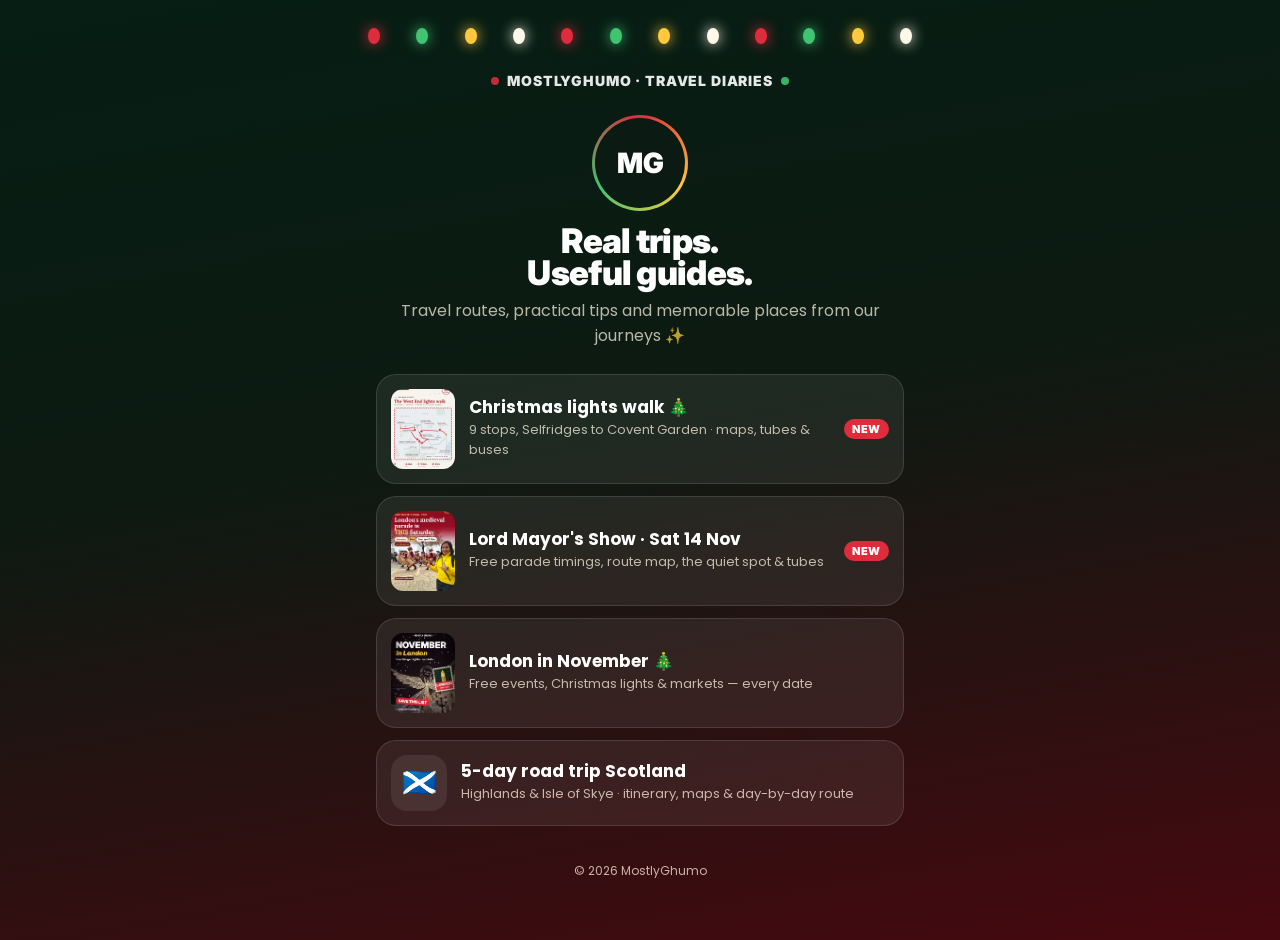
<file: index.html>
<!doctype html>
<html lang="en">
<head>
<meta charset="utf-8">
<meta name="viewport" content="width=device-width,initial-scale=1">
<title>MostlyGhumo | Travel Guides</title>
<meta name="description" content="Mostly Ghumo — London & UK travel guides, monthly event dates and real-life recommendations.">
<meta property="og:title" content="Mostly Ghumo">
<meta property="og:description" content="London & UK guides, monthly event dates and more.">
<meta property="og:image" content="assets/og-london-november.jpg">
<link rel="preconnect" href="https://fonts.googleapis.com"><link rel="preconnect" href="https://fonts.gstatic.com" crossorigin>
<link href="https://fonts.googleapis.com/css2?family=Inter:ital,wght@0,900;1,900&family=Poppins:wght@400;500;700&display=swap" rel="stylesheet">
<link rel="stylesheet" href="assets/style.css">
</head>
<body>
<div class="snow" aria-hidden="true"></div>
<main class="wrap">
  <div class="lights" aria-hidden="true"><span></span><span></span><span></span><span></span><span></span><span></span><span></span><span></span><span></span><span></span><span></span><span></span></div>
  <div class="brand">MOSTLYGHUMO · TRAVEL DIARIES</div>
  <header class="hero">
    <div class="avatar"><div>MG</div></div>
    <h1>Real trips.<br>Useful guides.</h1>
    <p class="muted">Travel routes, practical tips and memorable places from our journeys ✨</p>
  </header>
  <nav class="links" id="links" aria-label="Links"></nav>
  <footer>© <span id="y"></span> MostlyGhumo</footer>
</main>
<script>
/* ===== EDIT YOUR LINKS HERE =====
   Newest at the top. Leave url "" to hide a link until it's ready.
   img is optional (a small cover thumbnail), otherwise emoji is used. */
const LINKS = [
  { title: "Christmas lights walk 🎄", sub: "9 stops, Selfridges to Covent Garden · maps, tubes & buses", url: "london-christmas-lights/", img: "assets/lights-walk-cover.jpg", tag: "NEW" },
  { title: "Lord Mayor's Show · Sat 14 Nov", sub: "Free parade timings, route map, the quiet spot & tubes", url: "lord-mayors-show/", img: "assets/lord-mayors-show-cover.jpg", tag: "NEW" },
  { title: "London in November 🎄", sub: "Free events, Christmas lights & markets — every date", url: "london-november/", img: "assets/london-november-cover.jpg" },
  { title: "5-day road trip Scotland", sub: "Highlands & Isle of Skye · itinerary, maps & day-by-day route", url: "scotland-trip-2026/share-trip.html", emoji: "🏴󠁧󠁢󠁳󠁣󠁴󠁿" },
  { title: "Instagram", sub: "Follow for monthly London plans", url: "", emoji: "📸" },
];

const box = document.getElementById("links");
LINKS.filter(l => l.url).forEach(l => {
  const a = document.createElement("a");
  a.className = "link"; a.href = l.url;
  if (/^https?:/.test(l.url)) { a.target = "_blank"; a.rel = "noopener"; }
  a.innerHTML = (l.img ? `<img src="${l.img}" alt="" loading="lazy">` : `<span class="ico">${l.emoji || "✨"}</span>`)
    + `<span><b></b><small></small></span>` + (l.tag ? `<span class="tag">${l.tag}</span>` : "");
  a.querySelector("b").textContent = l.title;
  a.querySelector("small").textContent = l.sub || "";
  box.appendChild(a);
});
document.getElementById("y").textContent = new Date().getFullYear();
</script>
<script src="assets/snow.js"></script>
</body>
</html>
</file>
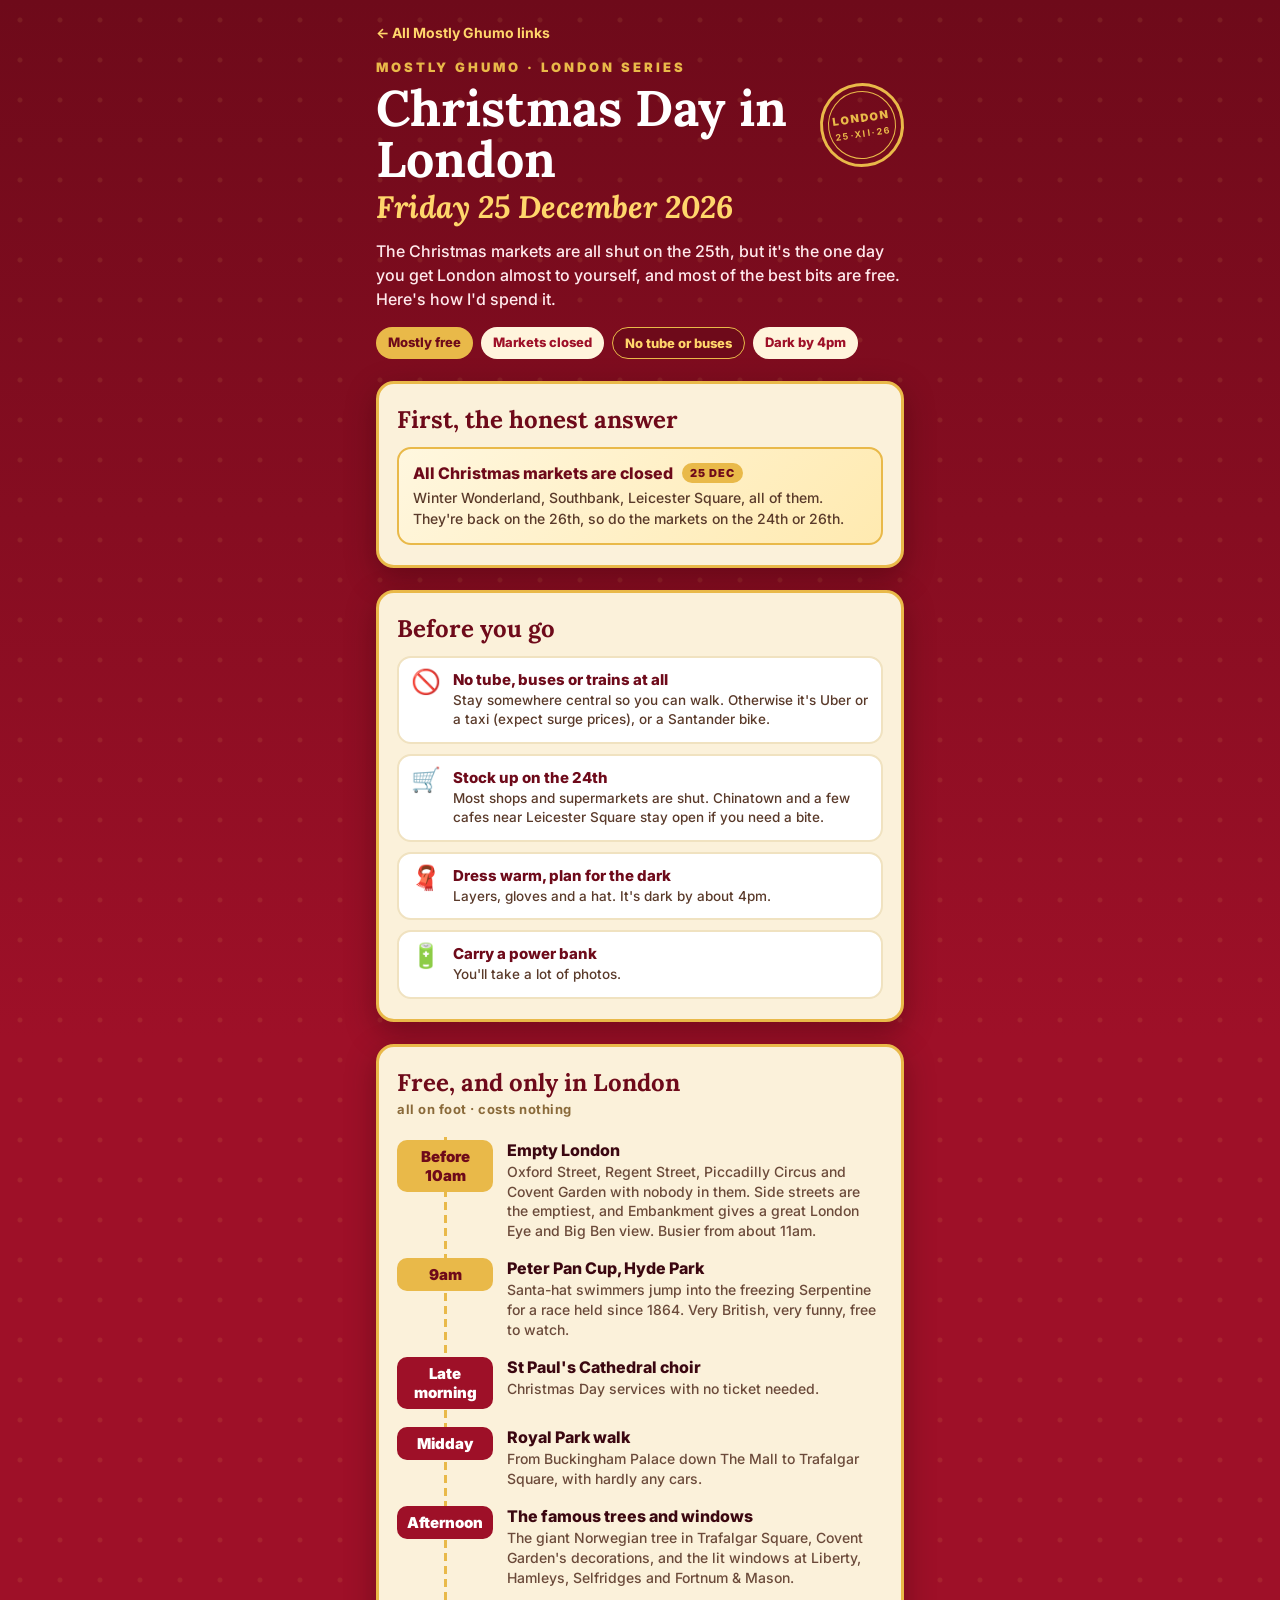
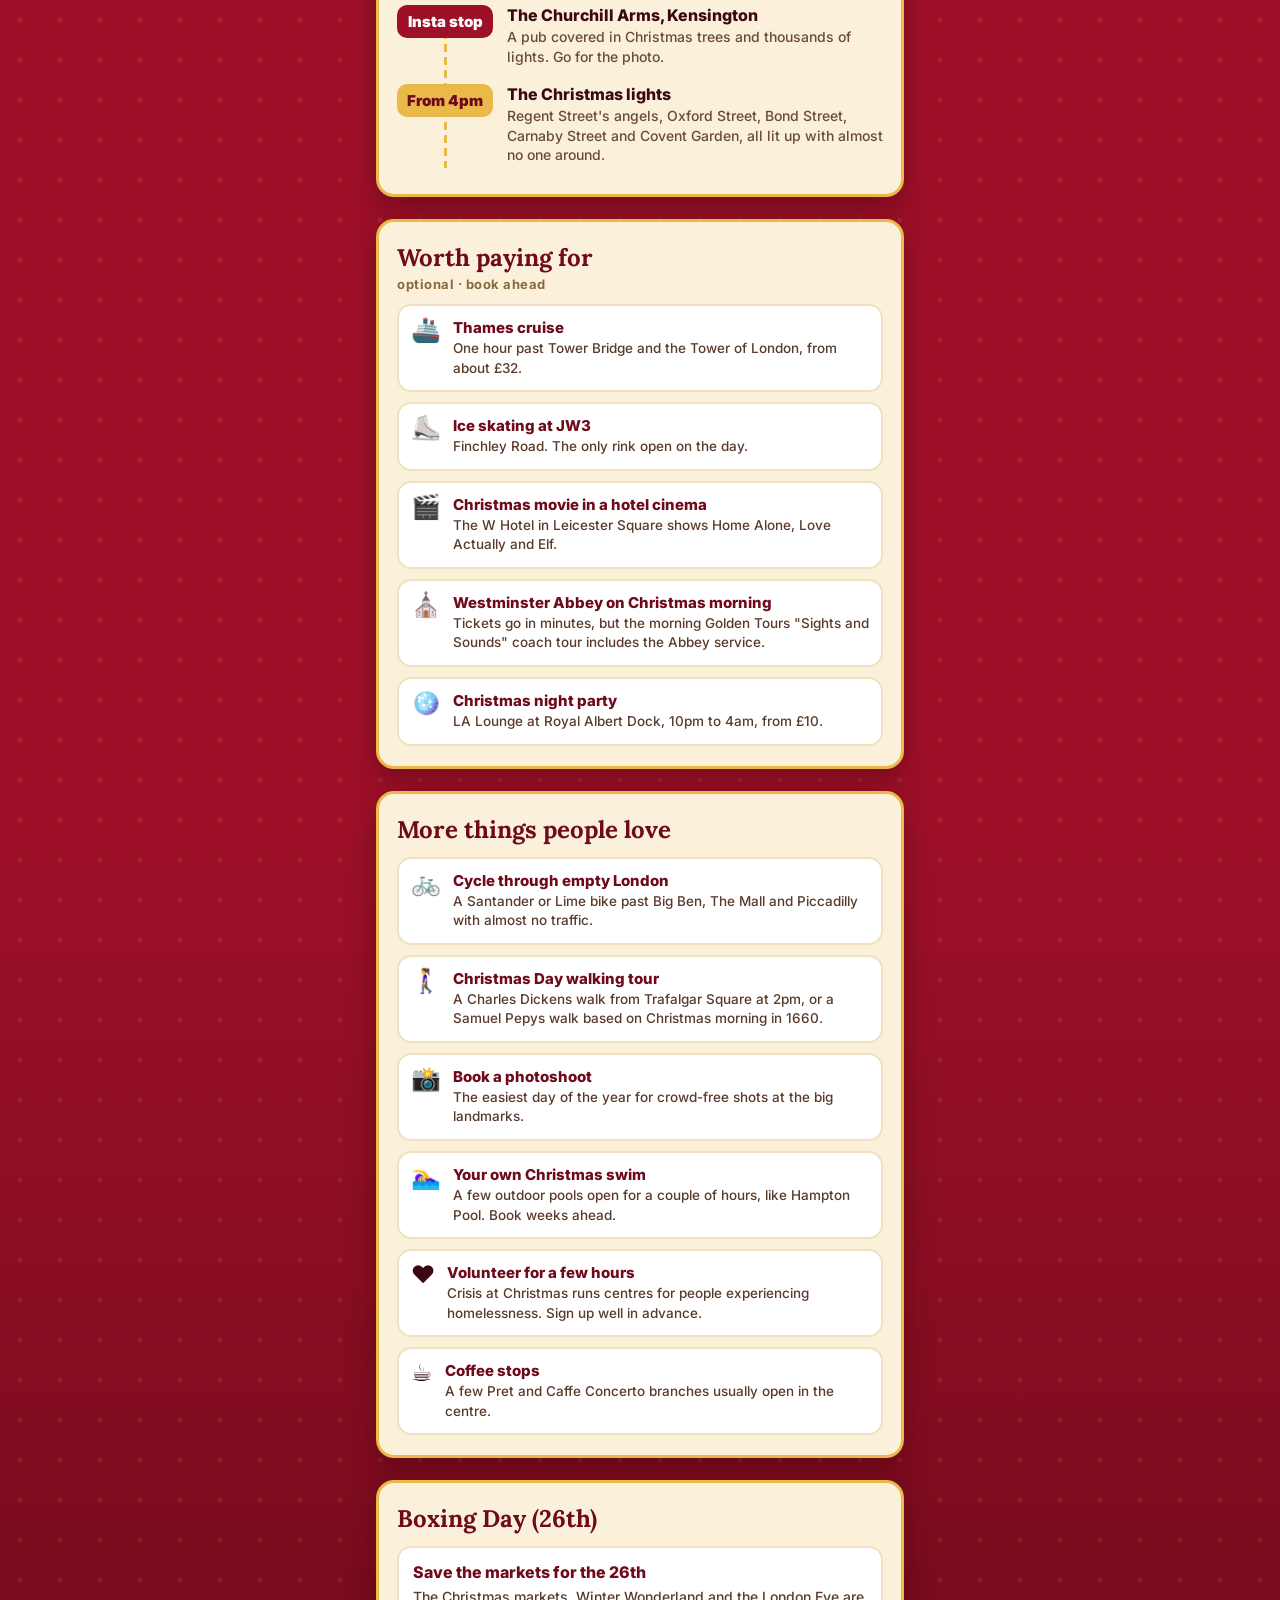
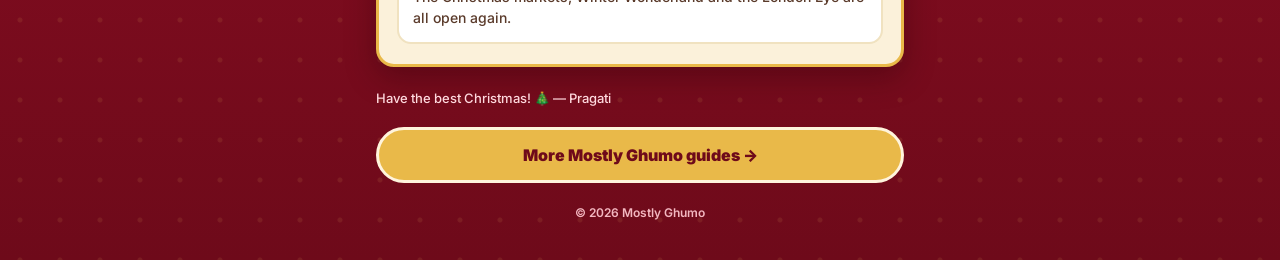
<file: christmas-day-london/index.html>
<!doctype html>
<html lang="en">
<head>
<meta charset="utf-8">
<meta name="viewport" content="width=device-width,initial-scale=1">
<meta name="robots" content="noindex, nofollow">
<title>Christmas Day in London · Mostly Ghumo</title>
<meta name="description" content="How to spend Christmas Day (25 December) in London when the markets and transport are closed: a free only-in-London route, photo spots and what to book.">
<meta property="og:title" content="Your Christmas Day in London">
<meta property="og:description" content="Markets are shut on the 25th, but London is yours. A free route, photo spots and what's worth booking.">
<link rel="preconnect" href="https://fonts.googleapis.com"><link rel="preconnect" href="https://fonts.gstatic.com" crossorigin>
<link href="https://fonts.googleapis.com/css2?family=Inter:wght@500;700;800;900&family=Lora:ital,wght@0,700;1,700&display=swap" rel="stylesheet">
<style>
:root{--crim:#9e1028;--crim-d:#6e0a1a;--crim-l:#b8152f;--gold:#e9b949;--gold-l:#ffd66b;--cream:#fff4dc;--parch:#fbf1da;--ink:#3b0710;--river:#a8c6d6;--riv-d:#2f6d8a}
*{box-sizing:border-box;margin:0;padding:0}
html{background:var(--crim-d)}
body{min-height:100vh;font-family:Inter,system-ui,sans-serif;color:var(--cream);background:radial-gradient(circle at 20px 20px,rgba(255,214,107,.09) 2px,transparent 3px) 0 0/40px 40px,linear-gradient(180deg,var(--crim-d) 0%,var(--crim) 30%,var(--crim) 70%,var(--crim-d) 100%)}
.wrap{max-width:560px;margin:0 auto;padding:22px 16px 40px}
a{color:inherit}
.back{display:inline-block;font:700 14px Inter;color:var(--gold-l);text-decoration:none;margin-bottom:18px}
.brand{font:900 13px Inter;letter-spacing:3px;color:var(--gold)}
.ghead{display:flex;align-items:flex-start;justify-content:space-between;gap:12px;margin-top:8px}
h1{font:700 clamp(36px,10vw,50px)/1.02 Lora,serif;color:#fff}
h1 em{display:block;font-style:italic;color:var(--gold-l);font-size:.62em;margin-top:6px}
.stamp{flex:none;width:84px;height:84px;border-radius:50%;border:3px solid var(--gold);outline:1.5px solid var(--gold);outline-offset:-9px;display:flex;align-items:center;justify-content:center;text-align:center;color:var(--gold);font:900 11px Inter;letter-spacing:1.5px;transform:rotate(-8deg)}
.stamp small{display:block;font:700 9px Inter;margin-top:3px}
.lede{margin-top:16px;font:500 16px/1.5 Inter;color:#ffe9ec}
.facts{display:flex;flex-wrap:wrap;gap:8px;margin-top:16px}
.facts span{font:800 13px Inter;padding:7px 12px;border-radius:30px;background:var(--cream);color:var(--crim)}
.facts span.g{background:var(--gold);color:var(--crim-d)}
.facts span.k{background:var(--crim-d);color:var(--gold-l);border:1.5px solid var(--gold)}
.card{margin-top:22px;background:var(--parch);color:var(--ink);border-radius:18px;padding:20px 18px;border:3px solid var(--gold);box-shadow:0 10px 30px rgba(40,0,8,.35)}
.card h2{font:700 24px Lora,serif;color:var(--crim-d)}
.card h2 span{display:block;font:700 13px Inter;color:#8a6a3a;letter-spacing:.5px;margin-top:3px}
.tl{list-style:none;margin-top:14px;position:relative}
.tl:before{content:"";position:absolute;left:47px;top:6px;bottom:6px;width:3px;background:repeating-linear-gradient(180deg,var(--gold) 0 8px,transparent 8px 13px)}
.tl li{display:flex;gap:14px;align-items:flex-start;padding:9px 0;position:relative}
.tl .t{flex:none;width:96px;font:900 15px Inter;color:#fff;background:var(--crim);border-radius:10px;padding:7px 6px;text-align:center;position:relative;z-index:1}
.tl li.key .t{background:var(--gold);color:var(--crim-d)}
.tl b{display:block;font:800 16px/1.25 Inter;color:var(--ink)}
.tl small{display:block;font:500 14px/1.4 Inter;color:#6b4a3a;margin-top:2px}
.map{margin-top:14px;border-radius:12px;overflow:hidden;border:2px solid #e8d7b0;background:#fbf1da}
.map svg{display:block;width:100%;height:auto}
.legend{display:flex;flex-wrap:wrap;gap:12px;margin-top:10px;font:700 12.5px Inter;color:#6b4a3a}
.legend i{display:inline-block;width:22px;height:6px;border-radius:3px;vertical-align:middle;margin-right:6px}
.spot{margin-top:12px;padding:14px;border-radius:14px;background:#fff;border:2px solid #f0e2c0}
.spot.q{background:linear-gradient(135deg,#fff7df,#ffeab0);border-color:var(--gold)}
.spot h3{font:800 16px Inter;color:var(--crim-d)}
.spot h3 em{font-style:normal;font:900 11px Inter;letter-spacing:1px;background:var(--gold);color:var(--crim-d);padding:3px 8px;border-radius:20px;margin-left:6px;vertical-align:2px}
.spot p{font:500 14px/1.5 Inter;color:#5a3a2a;margin-top:4px}
.tips{list-style:none;margin-top:12px;display:grid;gap:10px}
.tips li{display:flex;gap:12px;align-items:flex-start;background:#fff;border:2px solid #f0e2c0;border-radius:14px;padding:12px}
.tips .e{font-size:24px;line-height:1}
.tips b{display:block;font:800 15px Inter;color:var(--crim-d)}
.tips small{display:block;font:500 13.5px/1.45 Inter;color:#5a3a2a;margin-top:2px}
.note{margin-top:22px;font:500 13px/1.5 Inter;color:#ffd9de}
.note a{color:var(--gold-l)}
.cta{display:block;margin-top:18px;text-align:center;background:var(--gold);color:var(--crim-d);font:900 16px Inter;text-decoration:none;padding:15px;border-radius:40px;border:3px solid var(--cream)}
footer{margin-top:22px;text-align:center;font:600 12px Inter;color:#f3b7c0}
</style>
</head>
<body>
<main class="wrap">
  <a class="back" href="../">← All Mostly Ghumo links</a>
  <div class="brand">MOSTLY GHUMO · LONDON SERIES</div>
  <div class="ghead">
    <h1>Christmas Day in London<em>Friday 25 December 2026</em></h1>
    <div class="stamp" aria-hidden="true"><div>LONDON<small>25·XII·26</small></div></div>
  </div>
  <p class="lede">The Christmas markets are all shut on the 25th, but it's the one day you get London almost to yourself, and most of the best bits are free. Here's how I'd spend it.</p>
  <div class="facts">
    <span class="g">Mostly free</span><span>Markets closed</span><span class="k">No tube or buses</span><span>Dark by 4pm</span>
  </div>

  <section class="card">
    <h2>First, the honest answer</h2>
    <div class="spot q"><h3>All Christmas markets are closed <em>25 DEC</em></h3><p>Winter Wonderland, Southbank, Leicester Square, all of them. They're back on the 26th, so do the markets on the 24th or 26th.</p></div>
  </section>

  <section class="card">
    <h2>Before you go</h2>
    <ul class="tips">
      <li><span class="e">🚫</span><div><b>No tube, buses or trains at all</b><small>Stay somewhere central so you can walk. Otherwise it's Uber or a taxi (expect surge prices), or a Santander bike.</small></div></li>
      <li><span class="e">🛒</span><div><b>Stock up on the 24th</b><small>Most shops and supermarkets are shut. Chinatown and a few cafes near Leicester Square stay open if you need a bite.</small></div></li>
      <li><span class="e">🧣</span><div><b>Dress warm, plan for the dark</b><small>Layers, gloves and a hat. It's dark by about 4pm.</small></div></li>
      <li><span class="e">🔋</span><div><b>Carry a power bank</b><small>You'll take a lot of photos.</small></div></li>
    </ul>
  </section>

  <section class="card">
    <h2>Free, and only in London<span>all on foot · costs nothing</span></h2>
    <ol class="tl">
      <li class="key"><div class="t">Before 10am</div><div><b>Empty London</b><small>Oxford Street, Regent Street, Piccadilly Circus and Covent Garden with nobody in them. Side streets are the emptiest, and Embankment gives a great London Eye and Big Ben view. Busier from about 11am.</small></div></li>
      <li class="key"><div class="t">9am</div><div><b>Peter Pan Cup, Hyde Park</b><small>Santa-hat swimmers jump into the freezing Serpentine for a race held since 1864. Very British, very funny, free to watch.</small></div></li>
      <li><div class="t">Late morning</div><div><b>St Paul's Cathedral choir</b><small>Christmas Day services with no ticket needed.</small></div></li>
      <li><div class="t">Midday</div><div><b>Royal Park walk</b><small>From Buckingham Palace down The Mall to Trafalgar Square, with hardly any cars.</small></div></li>
      <li><div class="t">Afternoon</div><div><b>The famous trees and windows</b><small>The giant Norwegian tree in Trafalgar Square, Covent Garden's decorations, and the lit windows at Liberty, Hamleys, Selfridges and Fortnum &amp; Mason.</small></div></li>
      <li><div class="t">Insta stop</div><div><b>The Churchill Arms, Kensington</b><small>A pub covered in Christmas trees and thousands of lights. Go for the photo.</small></div></li>
      <li class="key"><div class="t">From 4pm</div><div><b>The Christmas lights</b><small>Regent Street's angels, Oxford Street, Bond Street, Carnaby Street and Covent Garden, all lit up with almost no one around.</small></div></li>
    </ol>
  </section>

  <section class="card">
    <h2>Worth paying for<span>optional · book ahead</span></h2>
    <ul class="tips">
      <li><span class="e">🚢</span><div><b>Thames cruise</b><small>One hour past Tower Bridge and the Tower of London, from about £32.</small></div></li>
      <li><span class="e">⛸️</span><div><b>Ice skating at JW3</b><small>Finchley Road. The only rink open on the day.</small></div></li>
      <li><span class="e">🎬</span><div><b>Christmas movie in a hotel cinema</b><small>The W Hotel in Leicester Square shows Home Alone, Love Actually and Elf.</small></div></li>
      <li><span class="e">⛪</span><div><b>Westminster Abbey on Christmas morning</b><small>Tickets go in minutes, but the morning Golden Tours "Sights and Sounds" coach tour includes the Abbey service.</small></div></li>
      <li><span class="e">🪩</span><div><b>Christmas night party</b><small>LA Lounge at Royal Albert Dock, 10pm to 4am, from £10.</small></div></li>
    </ul>
  </section>

  <section class="card">
    <h2>More things people love</h2>
    <ul class="tips">
      <li><span class="e">🚲</span><div><b>Cycle through empty London</b><small>A Santander or Lime bike past Big Ben, The Mall and Piccadilly with almost no traffic.</small></div></li>
      <li><span class="e">🚶‍♀️</span><div><b>Christmas Day walking tour</b><small>A Charles Dickens walk from Trafalgar Square at 2pm, or a Samuel Pepys walk based on Christmas morning in 1660.</small></div></li>
      <li><span class="e">📸</span><div><b>Book a photoshoot</b><small>The easiest day of the year for crowd-free shots at the big landmarks.</small></div></li>
      <li><span class="e">🏊‍♀️</span><div><b>Your own Christmas swim</b><small>A few outdoor pools open for a couple of hours, like Hampton Pool. Book weeks ahead.</small></div></li>
      <li><span class="e">❤️</span><div><b>Volunteer for a few hours</b><small>Crisis at Christmas runs centres for people experiencing homelessness. Sign up well in advance.</small></div></li>
      <li><span class="e">☕</span><div><b>Coffee stops</b><small>A few Pret and Caffe Concerto branches usually open in the centre.</small></div></li>
    </ul>
  </section>

  <section class="card">
    <h2>Boxing Day (26th)</h2>
    <div class="spot"><h3>Save the markets for the 26th</h3><p>The Christmas markets, Winter Wonderland and the London Eye are all open again.</p></div>
  </section>

  <p class="note">Have the best Christmas! 🎄 — Pragati</p>
  <a class="cta" href="../">More Mostly Ghumo guides →</a>
  <footer>© 2026 Mostly Ghumo</footer>
</main>
</body>
</html>
</file>
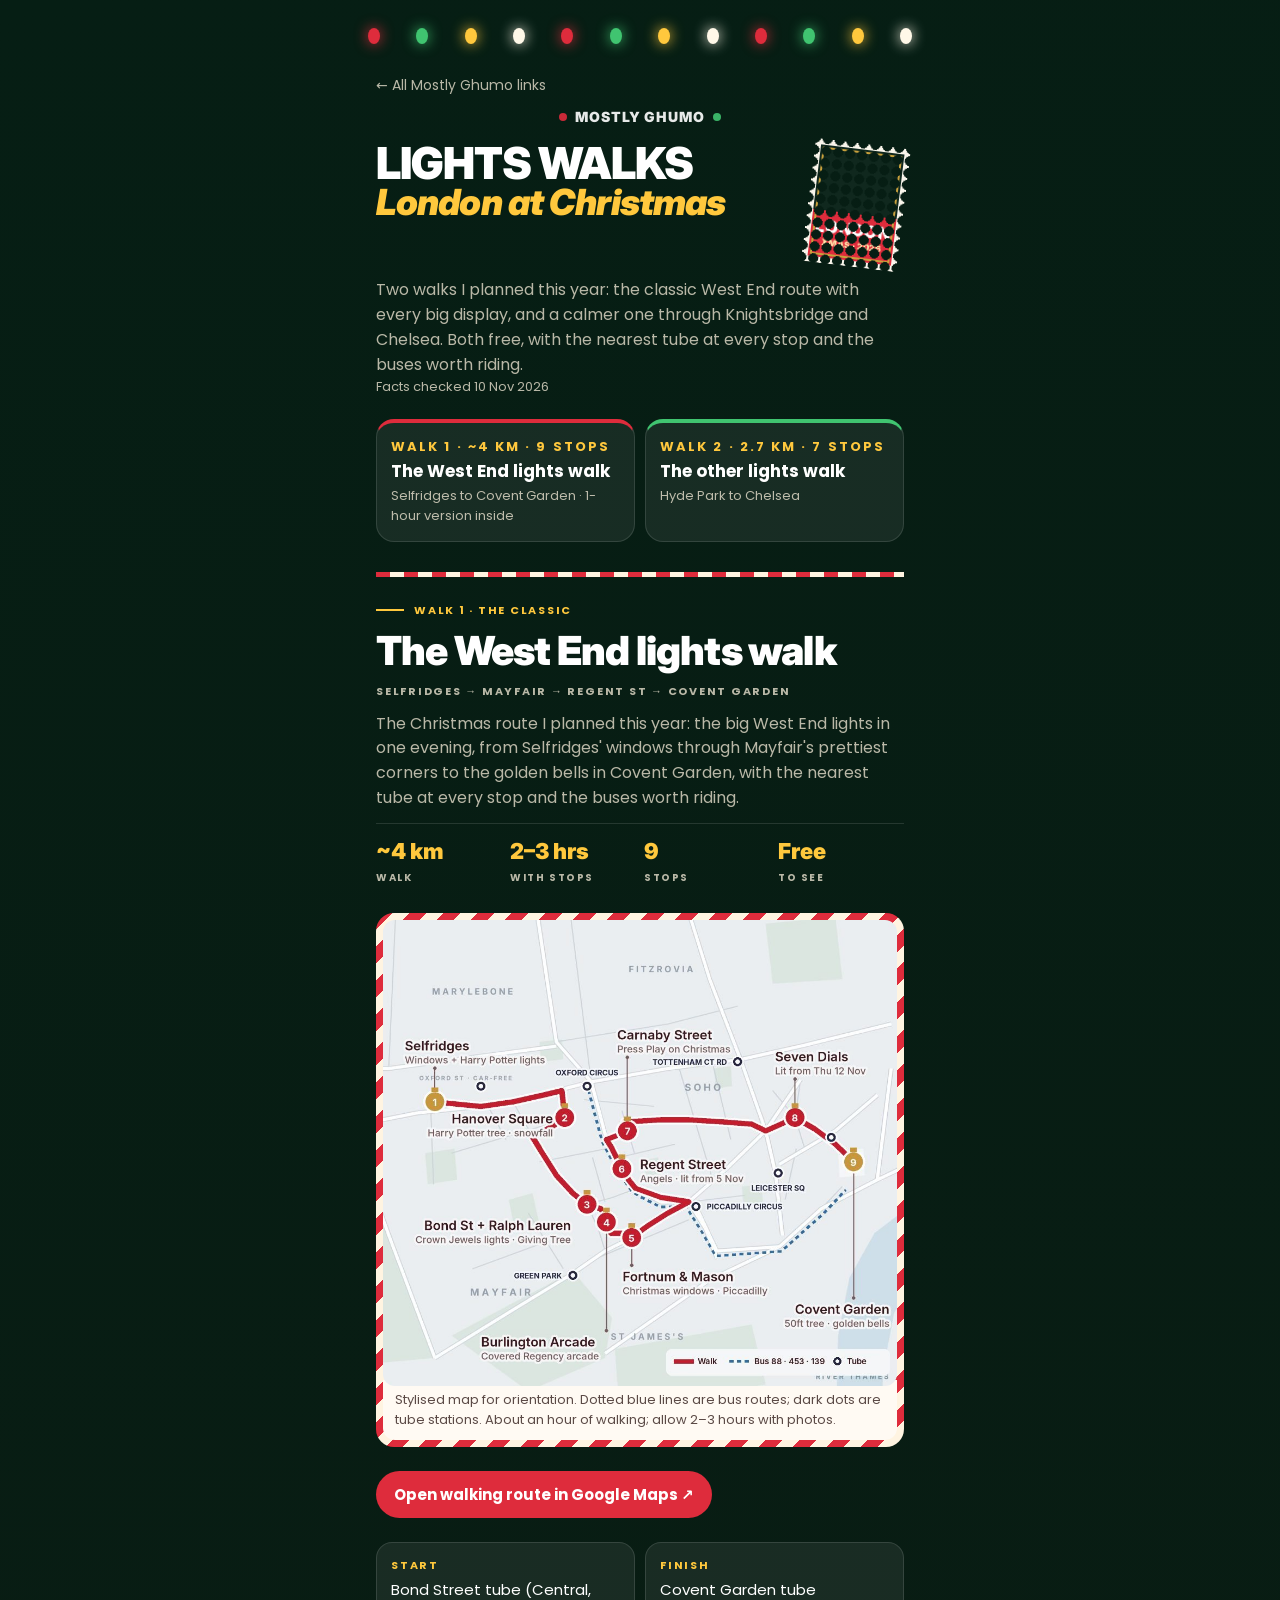
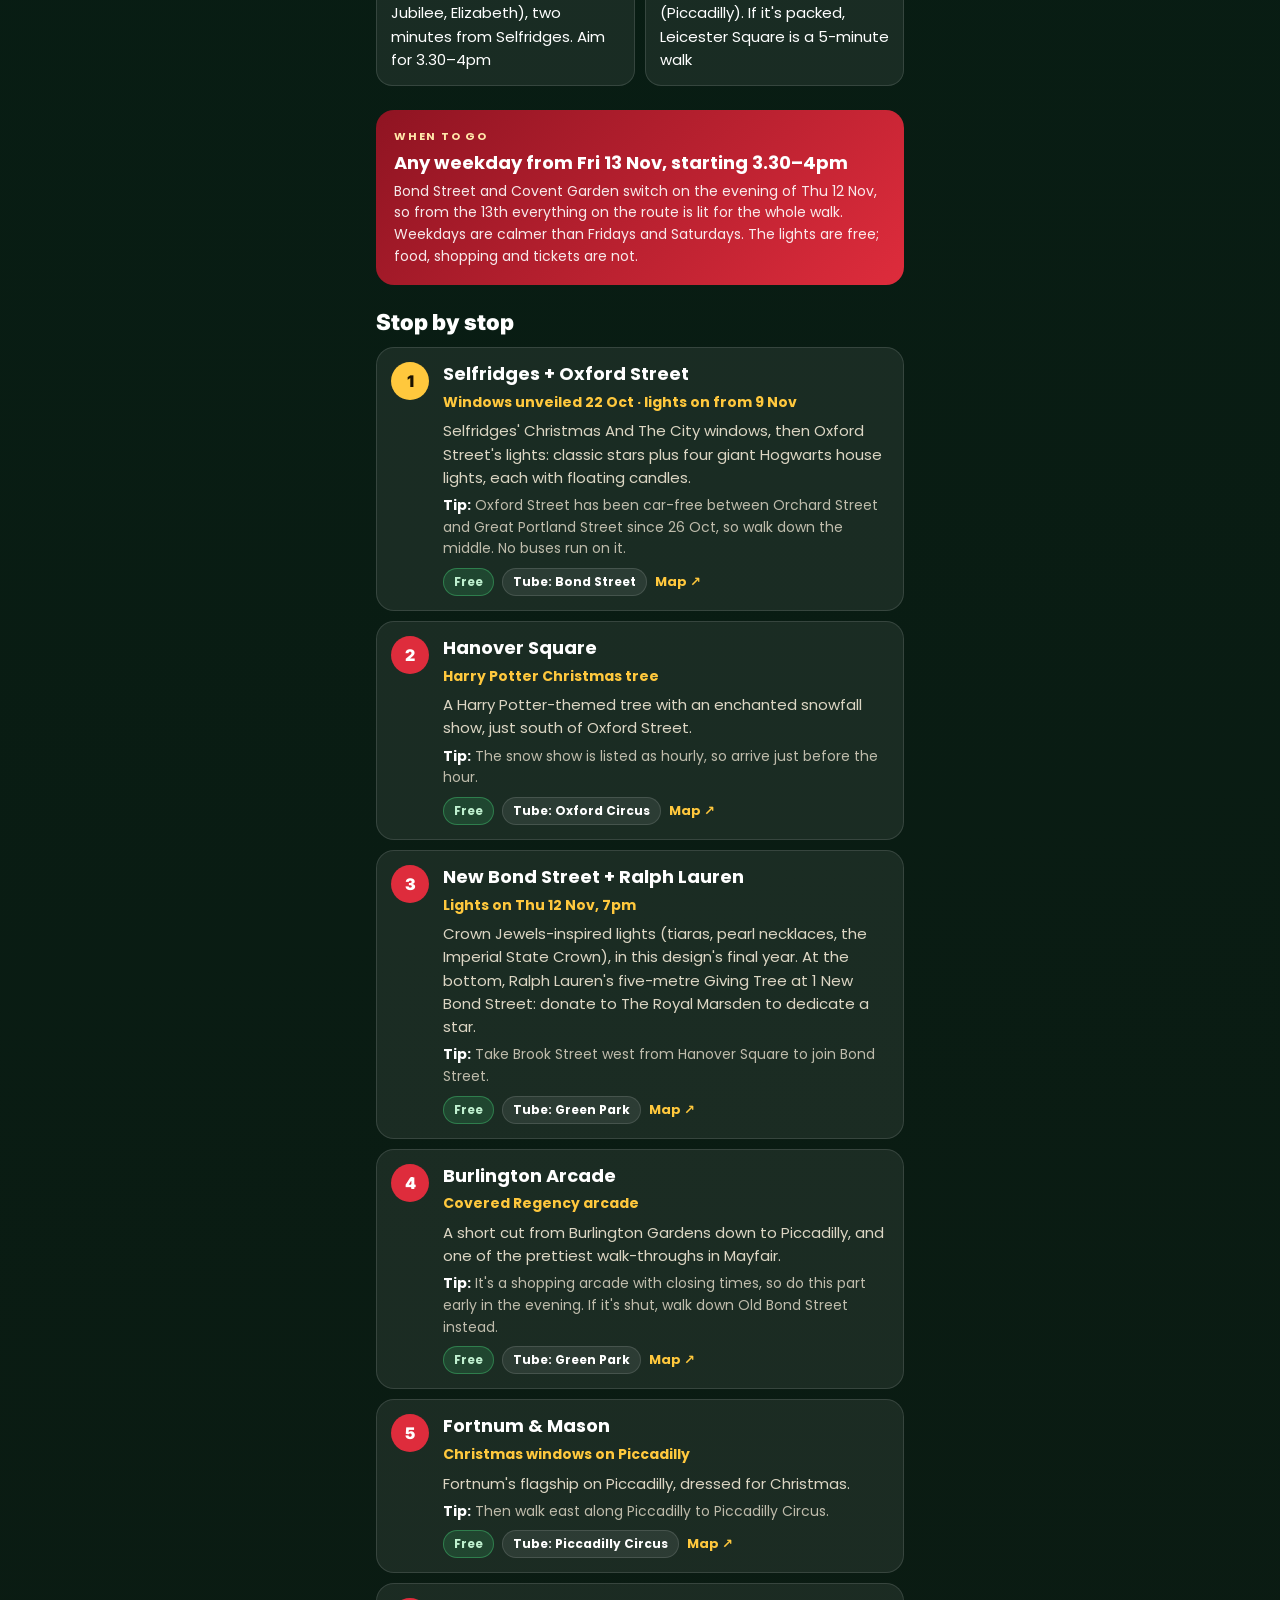
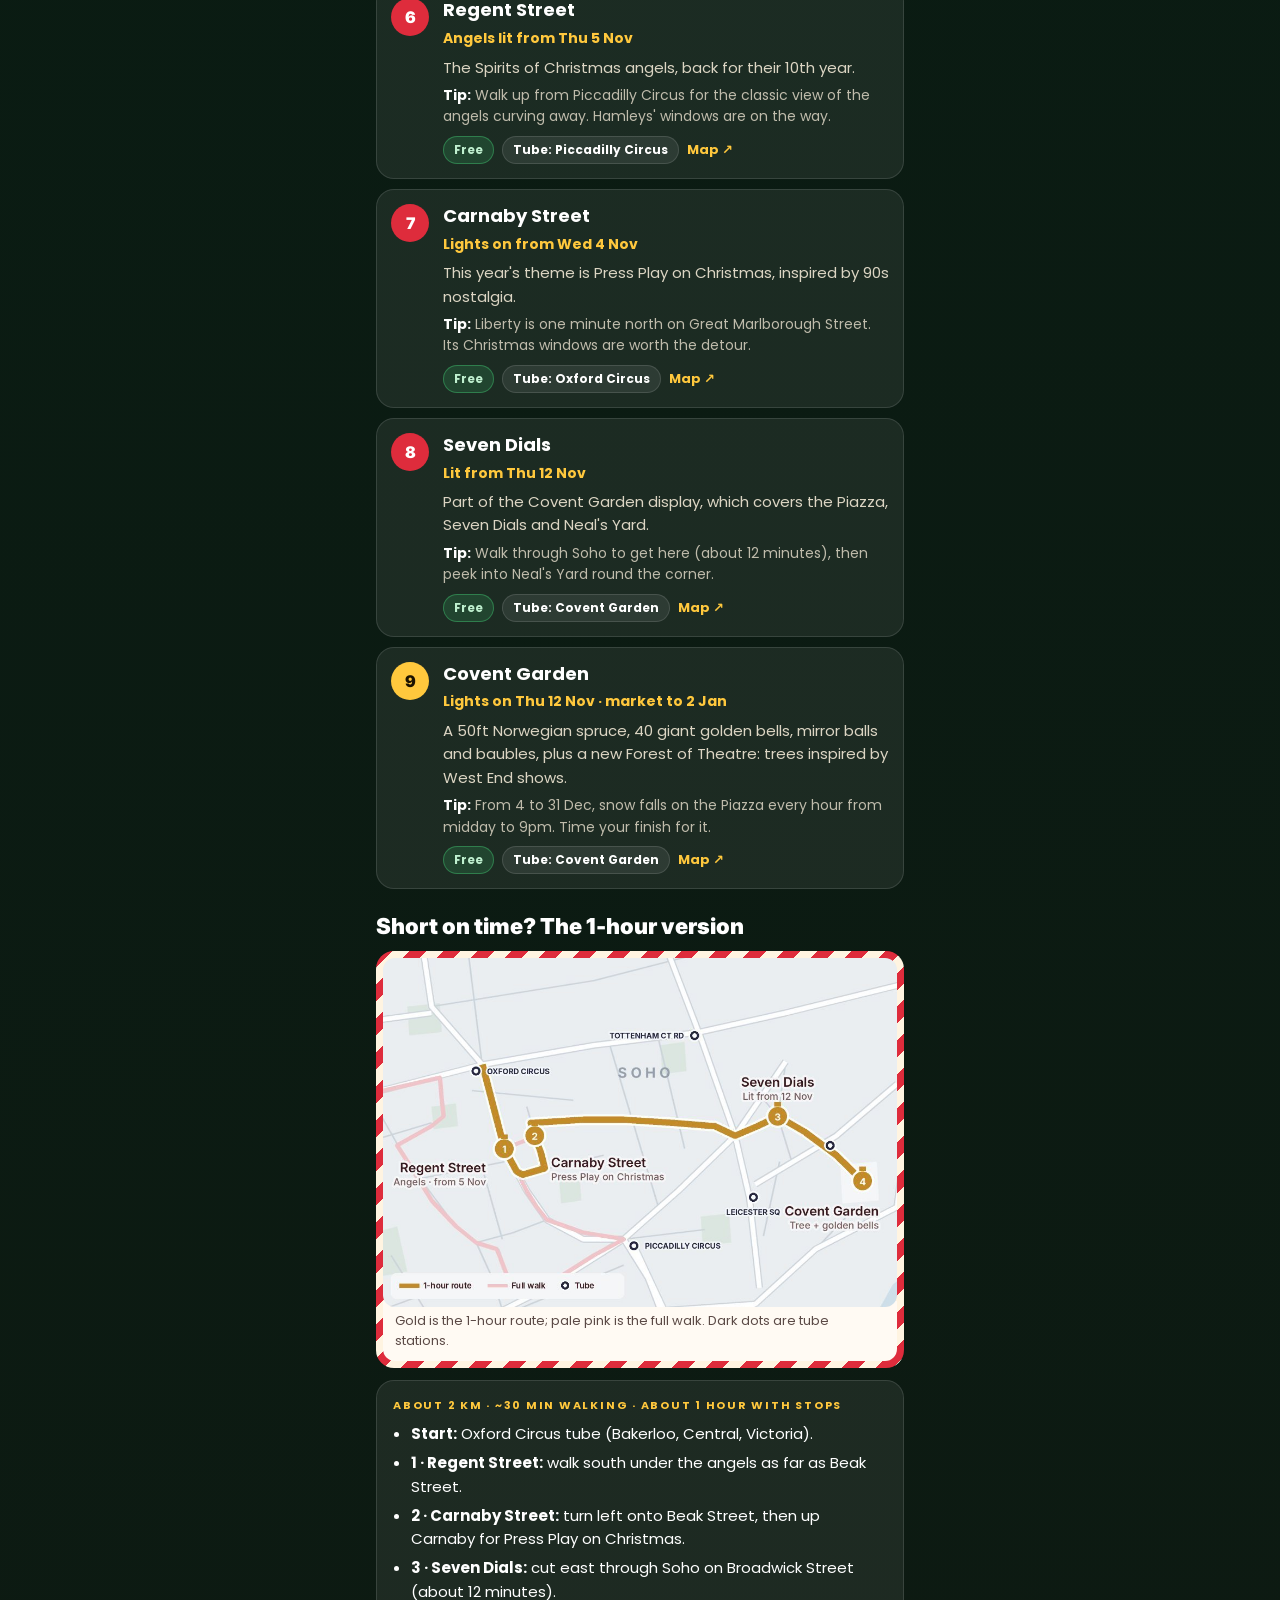
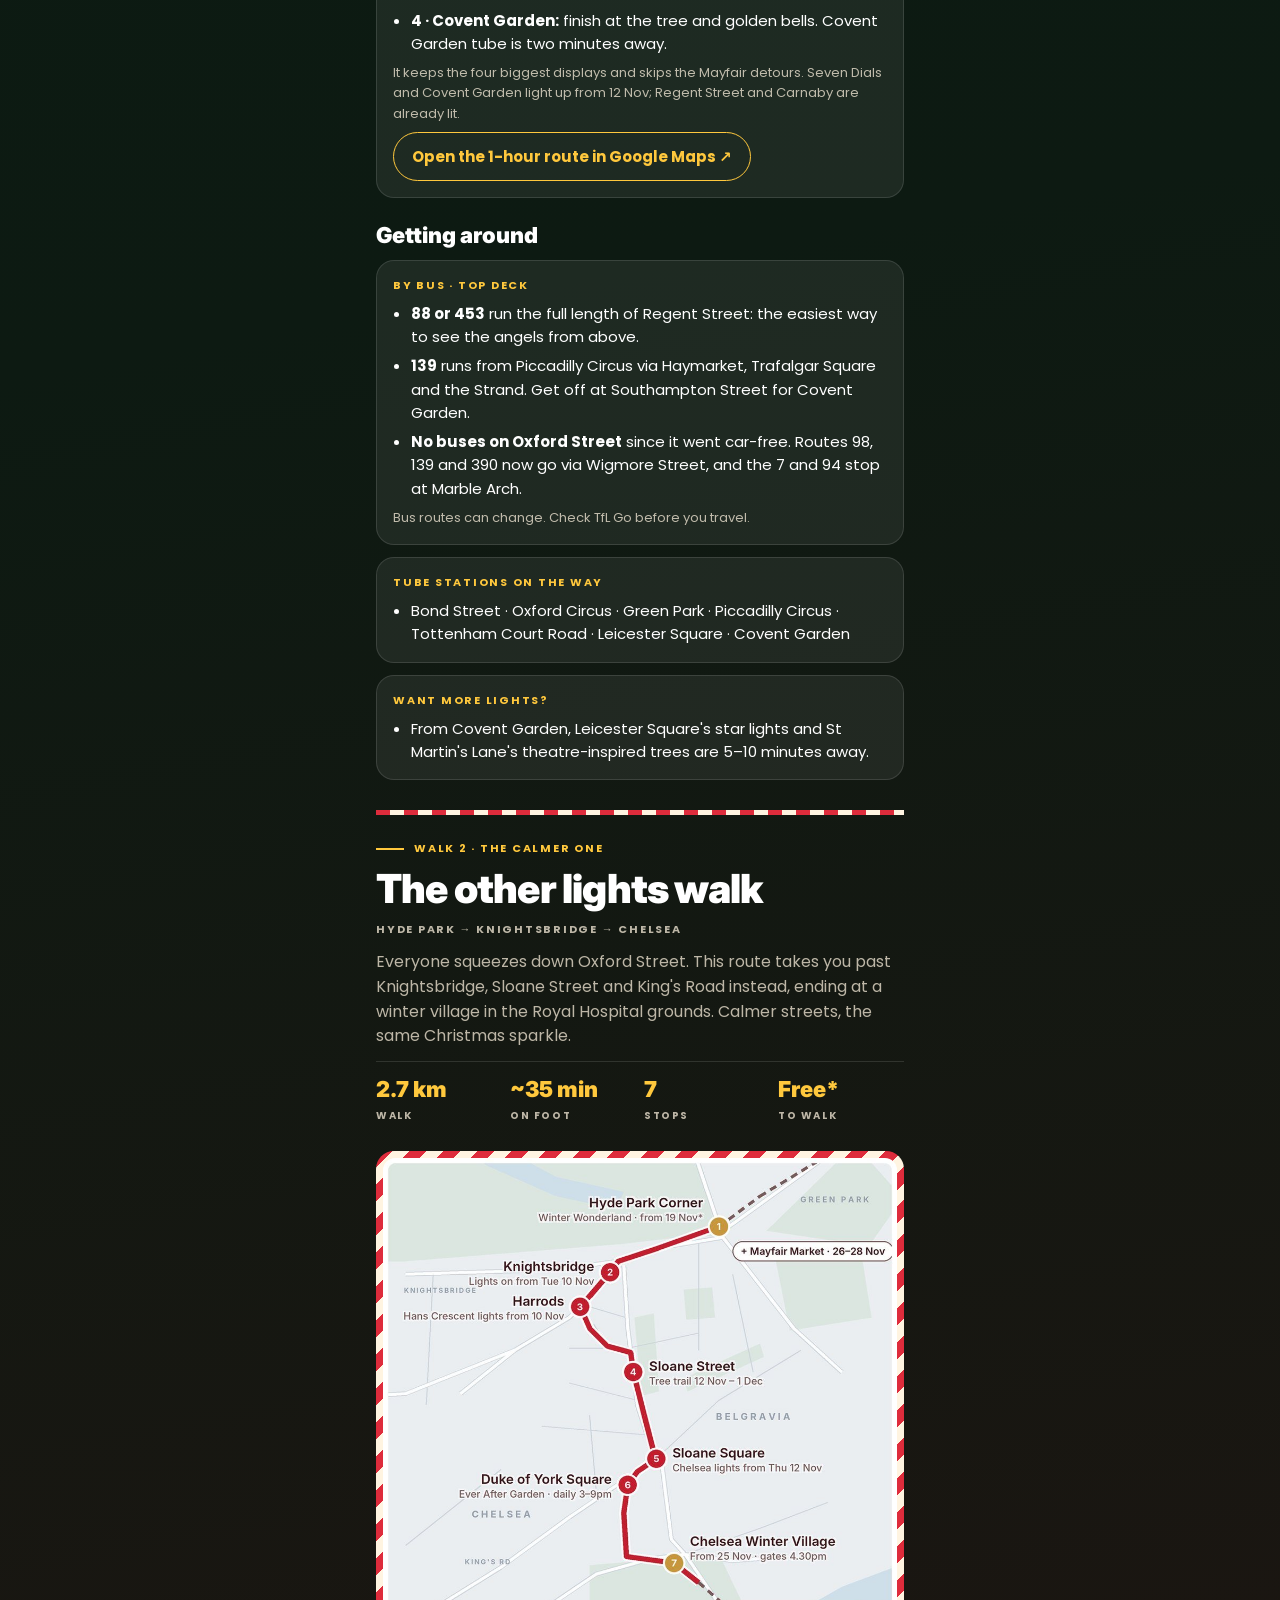
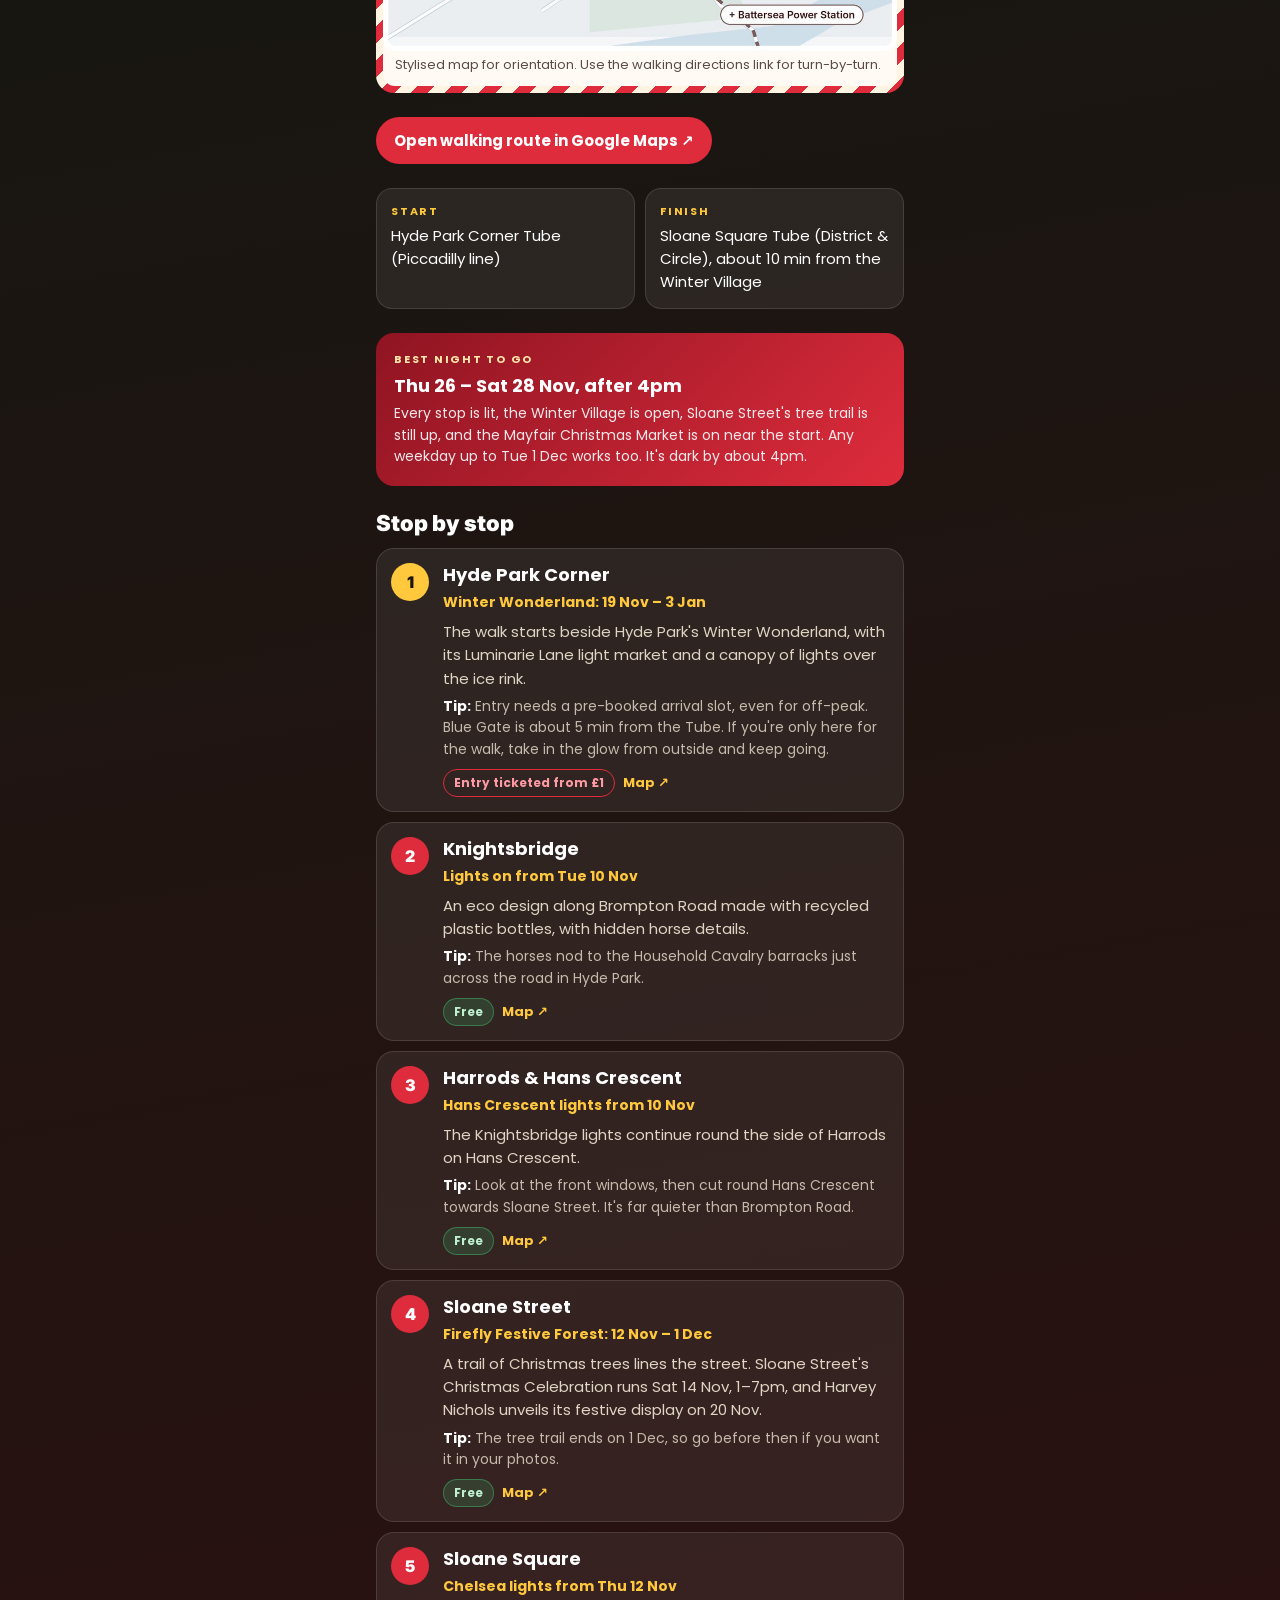
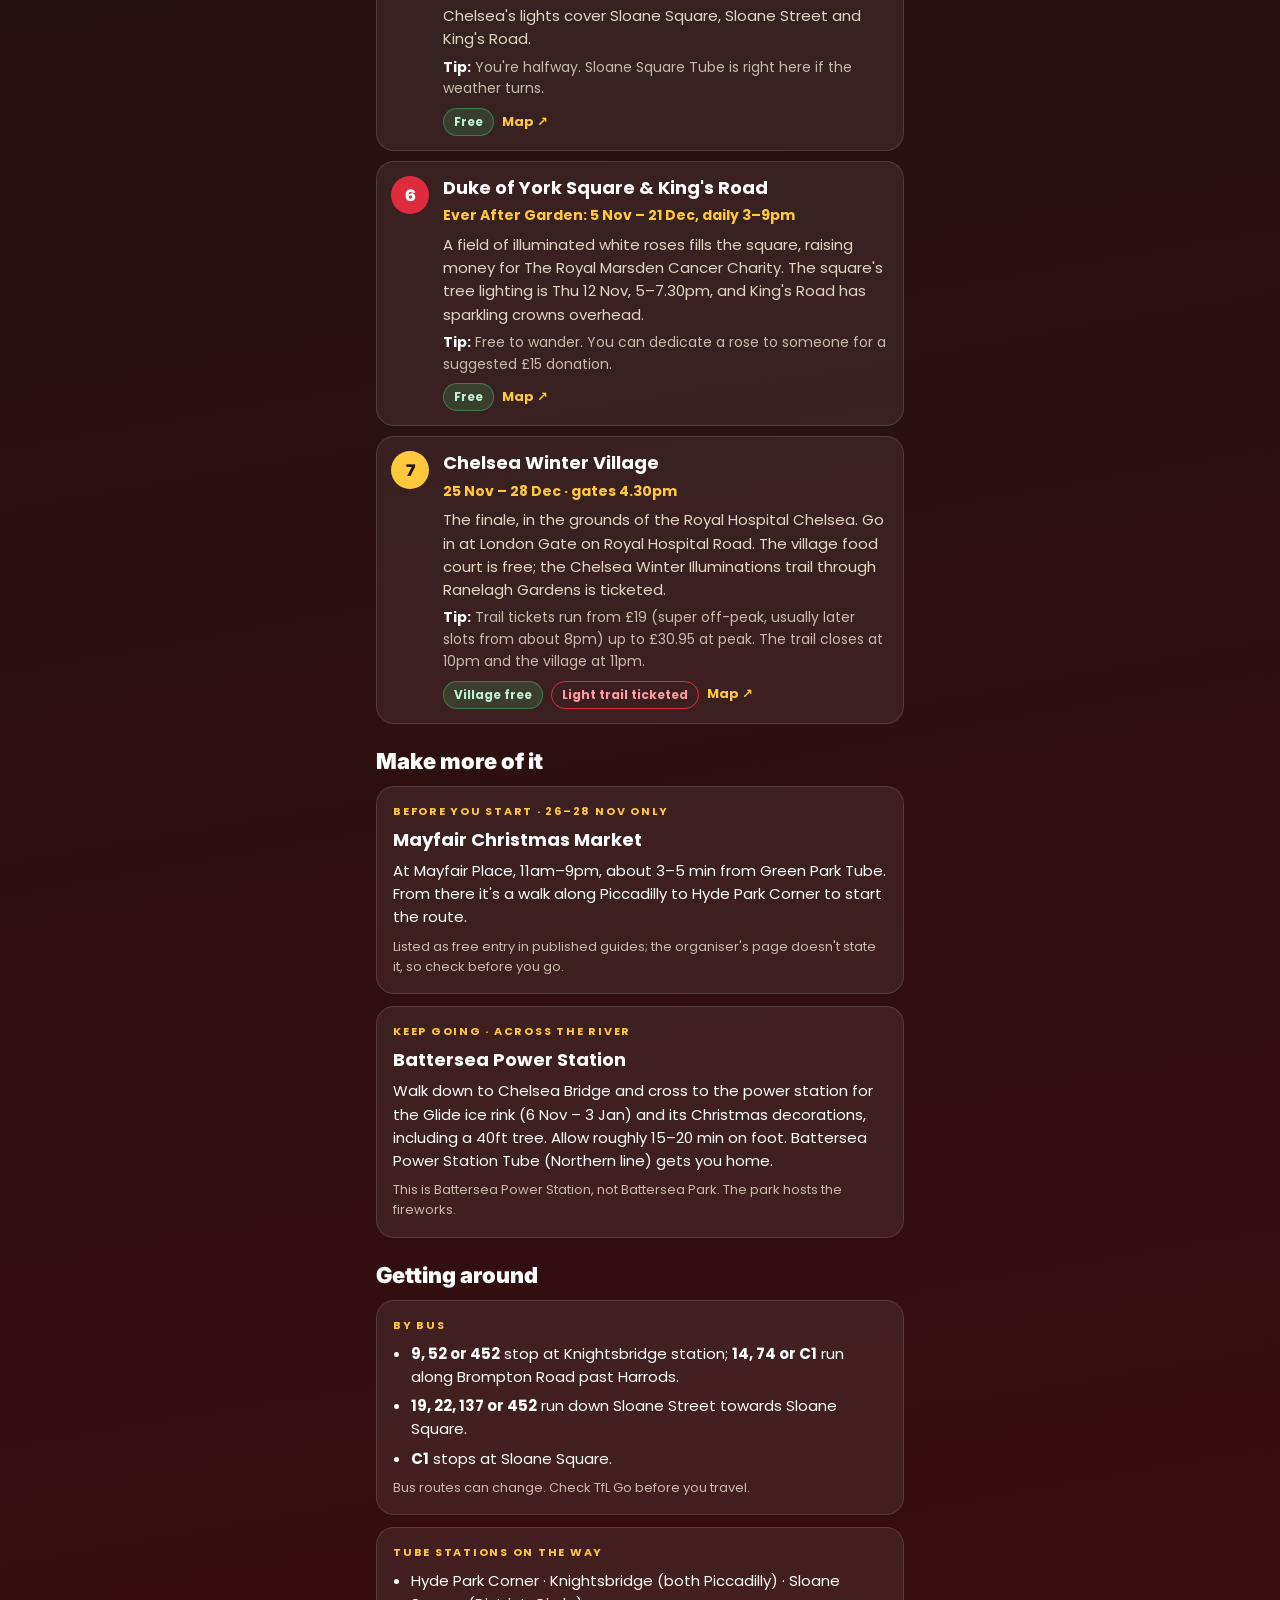
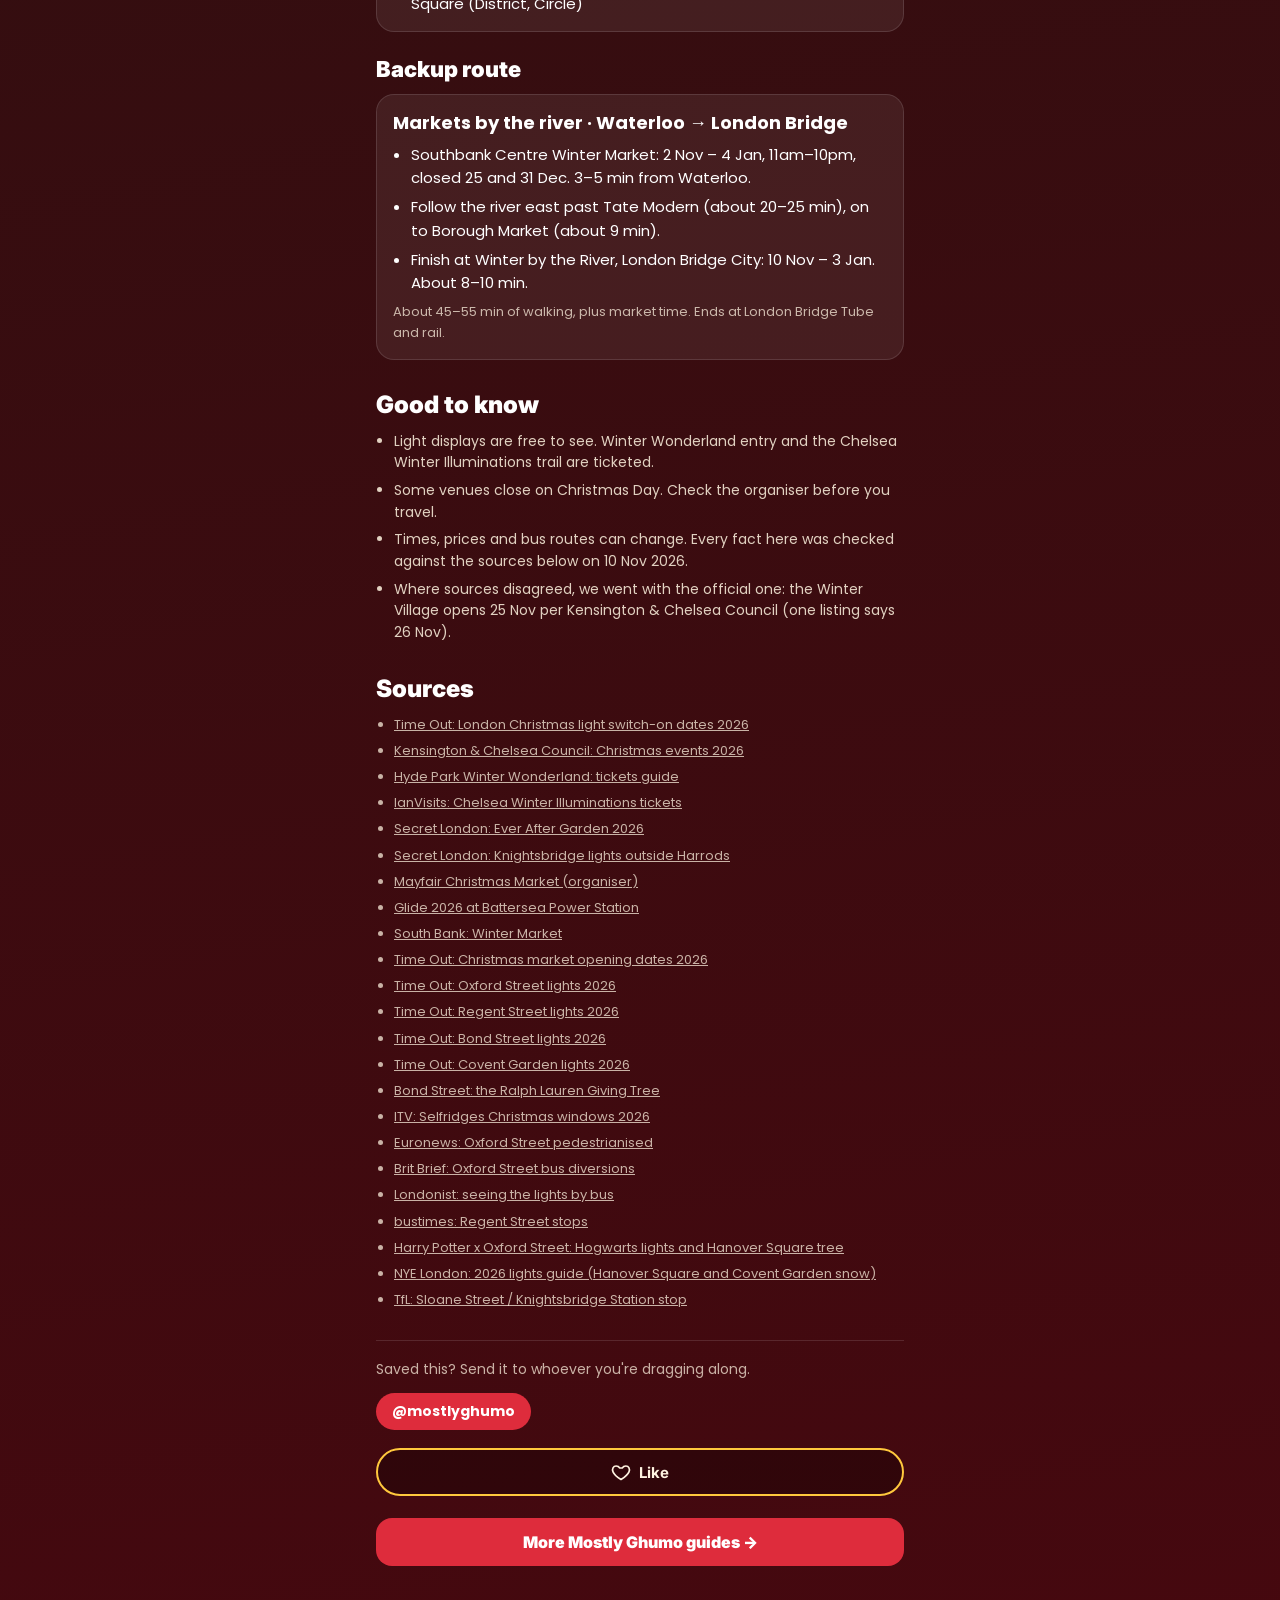
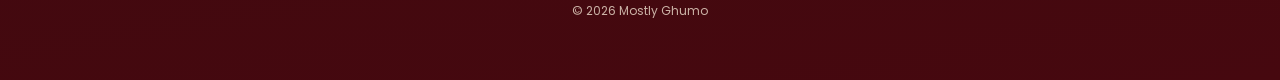
<file: london-christmas-lights/index.html>
<!doctype html>
<html lang="en">
<head>
<meta charset="utf-8">
<meta name="viewport" content="width=device-width,initial-scale=1">
<title>London Christmas Lights Walks 2026 · Mostly Ghumo</title>
<meta name="description" content="The London Christmas lights walk I planned this year: 9 West End stops from Selfridges to Covent Garden, a 1-hour version, a calmer Knightsbridge and Chelsea walk, plus nearest tubes and buses.">
<meta property="og:title" content="London Christmas lights walks 2026">
<meta property="og:description" content="9 stops, ~4 km, free: Selfridges to Covent Garden, with tubes and buses at every stop.">
<meta property="og:image" content="../assets/og-lights-walk.jpg">
<link rel="preconnect" href="https://fonts.googleapis.com"><link rel="preconnect" href="https://fonts.gstatic.com" crossorigin>
<link href="https://fonts.googleapis.com/css2?family=Inter:ital,wght@0,900;1,900&family=Poppins:wght@400;500;700&display=swap" rel="stylesheet">
<link rel="stylesheet" href="../assets/style.css">
<style>
/* Lights-walk guide, in the site's night-sky Christmas theme */
.lw{display:flex;flex-direction:column;gap:30px;margin-top:22px;line-height:1.55}
.lw section{margin-top:0}
.lw h2,.lw h3{margin:0;text-wrap:balance}
.lw h2{font:900 24px "Inter",sans-serif;display:block}
.lw h3{font:700 18px "Poppins",sans-serif;line-height:1.3}
.lw p{margin:0}
.lw .caps{font:700 11px "Poppins",sans-serif;letter-spacing:.16em;text-transform:uppercase}
.lw .switch{display:grid;grid-template-columns:1fr 1fr;gap:10px}
.lw .switch a{display:flex;flex-direction:column;gap:4px;padding:14px;border-radius:18px;background:var(--card);border:1px solid var(--line);border-top:4px solid var(--red);text-decoration:none;min-width:0}
.lw .switch a:last-child{border-top-color:var(--green)}
.lw .switch a .caps{color:var(--gold)}
.lw .switch a b{font-size:17px;line-height:1.25}
.lw .switch a span{color:var(--muted);font-size:13px}
@media (max-width:440px){.lw .switch{grid-template-columns:1fr}}
.lw .route{display:flex;flex-direction:column;gap:24px;padding-top:30px;background:repeating-linear-gradient(90deg,var(--red) 0 14px,var(--cream) 14px 28px) top/100% 5px no-repeat}
.lw .hero{display:flex;flex-direction:column;gap:12px;text-align:left;margin:0}
.lw .eyebrow{display:flex;align-items:center;gap:10px;color:var(--gold)}
.lw .eyebrow::before{content:"";width:28px;height:2px;background:var(--gold)}
.lw .routeh{font:900 clamp(30px,8vw,40px)/1 "Inter",sans-serif;letter-spacing:-.02em}
.lw .path{color:var(--muted)}
.lw .lede{color:var(--muted)}
.lw .stats{display:grid;grid-template-columns:repeat(4,1fr);gap:8px;border-top:1px solid var(--line);padding-top:14px}
.lw .stats b{display:block;font:900 22px "Inter",sans-serif;color:var(--gold)}
.lw .stats span{color:var(--muted);font-size:10px}
@media (max-width:440px){.lw .stats{grid-template-columns:repeat(2,1fr);row-gap:14px}}
.lw .map{margin:0;padding:7px;border-radius:18px;background:repeating-linear-gradient(135deg,var(--red) 0 12px,var(--cream) 12px 24px)}
.lw .map img{display:block;width:100%;height:auto;border-radius:12px}
.lw .map figcaption{color:#5b4a46;background:#fffaf3;font-size:13px;padding:10px 12px;border-radius:0 0 12px 12px;margin-top:-6px}
.lw .btnrow{display:flex;flex-wrap:wrap;gap:10px}
.lw .btn{display:inline-flex;align-items:center;gap:8px;background:var(--red);color:#fff;text-decoration:none;font-weight:700;padding:12px 18px;border-radius:99px;font-size:15px}
.lw .btn.ghost{background:transparent;border:1.5px solid var(--gold);color:var(--gold)}
.lw .plan{display:grid;grid-template-columns:1fr 1fr;gap:10px}
.lw .plan div{background:var(--card);border:1px solid var(--line);border-radius:16px;padding:14px;min-width:0;font-size:15px}
.lw .plan .caps{color:var(--gold);display:block;margin-bottom:4px}
@media (max-width:440px){.lw .plan{grid-template-columns:1fr}}
.lw .best{background:linear-gradient(135deg,#8f1422,var(--red));border-radius:18px;padding:18px;display:flex;flex-direction:column;gap:6px}
.lw .best .caps{color:#ffe6aa}
.lw .best p{font-size:18px;font-weight:700;line-height:1.3}
.lw .best small{opacity:.9;font-size:14px}
.lw .section{display:flex;flex-direction:column;gap:12px}
.lw .sub{font:900 22px "Inter",sans-serif}
.lw .stops{list-style:none;margin:0;padding:0;display:grid;gap:10px}
.lw .stop{display:grid;grid-template-columns:40px 1fr;gap:12px;padding:14px;border-radius:18px;background:var(--card);border:1px solid var(--line)}
.lw .num{width:38px;height:38px;border-radius:50%;background:var(--red);color:#fff;display:grid;place-items:center;font:900 16px "Inter",sans-serif}
.lw .stop.end .num{background:var(--gold);color:#1b1200}
.lw .stop > div{min-width:0;display:flex;flex-direction:column;gap:6px}
.lw .when{color:var(--gold);font-weight:700;font-size:14px}
.lw .what{color:rgba(255,244,225,.85);font-size:15px}
.lw .tip{font-size:14px;color:var(--muted)}
.lw .tip b{color:#fff}
.lw .meta{display:flex;flex-wrap:wrap;gap:8px;align-items:center;margin-top:2px}
.lw .chip{font:700 12px "Poppins",sans-serif;padding:4px 10px;border-radius:99px;background:rgba(64,196,112,.18);border:1px solid rgba(64,196,112,.45);color:#bff0cf;cursor:default}
.lw .chip.tube{background:rgba(255,255,255,.08);border-color:var(--line);color:#fff}
.lw .chip.paid{background:transparent;border-color:var(--red);color:#ff9aa4}
.lw .maplink{font-size:13px;font-weight:700;color:var(--gold);text-decoration:none}
.lw .card{background:var(--card);border:1px solid var(--line);border-radius:18px;padding:16px;display:flex;flex-direction:column;gap:8px;font-size:15px}
.lw .card .caps{color:var(--gold)!important}
.lw .card ul,.lw .facts{margin:0;padding-left:18px;display:flex;flex-direction:column;gap:6px}
.lw .note{margin:0;padding:0;border:0;color:var(--muted);font-size:13px}
.lw .facts{font-size:14px;color:rgba(255,244,225,.85)}
.lw .src{font-size:13px;color:var(--muted)}
.lw .src li{word-break:break-word}
.lw .src a{color:var(--muted)}
.lw .lwfoot{display:flex;justify-content:space-between;align-items:center;gap:12px;flex-wrap:wrap;border-top:1px solid var(--line);padding-top:18px;color:var(--muted);font-size:14px}
.lw .handle{background:var(--red);color:#fff;padding:8px 16px;border-radius:99px;font-weight:700;text-decoration:none}
.lw a:focus-visible{outline:2px solid var(--gold);outline-offset:3px;border-radius:6px}
</style>
</head>
<body>
<div class="snow" aria-hidden="true"></div>
<main class="wrap">
  <div class="lights" aria-hidden="true"><span></span><span></span><span></span><span></span><span></span><span></span><span></span><span></span><span></span><span></span><span></span><span></span></div>
  <a class="back" href="../">← All Mostly Ghumo links</a>
  <div class="brand">MOSTLY GHUMO</div>
  <div class="ghead">
    <h1>LIGHTS WALKS<em>London at Christmas</em></h1>
    <div class="stamp" aria-hidden="true"><div><b>LONDON</b><small>XMAS · 2026</small></div></div>
  </div>
  <p class="muted">Two walks I planned this year: the classic West End route with every big display, and a calmer one through Knightsbridge and Chelsea. Both free, with the nearest tube at every stop and the buses worth riding.</p>
  <p class="muted small">Facts checked 10 Nov 2026</p>
  <div class="lw">
<nav class="switch" aria-label="Choose a walk">
    <a href="#west-end"><span class="caps">Walk 1 · ~4 km · 9 stops</span><b>The West End lights walk</b><span>Selfridges to Covent Garden · 1-hour version inside</span></a>
    <a href="#knightsbridge"><span class="caps">Walk 2 · 2.7 km · 7 stops</span><b>The other lights walk</b><span>Hyde Park to Chelsea</span></a>
  </nav>

  <section id="west-end" class="route">
  <header class="hero">
    <span class="eyebrow caps">Walk 1 · The classic</span>
    <h2 class="routeh">The West End lights walk</h2>
    <span class="path caps">Selfridges → Mayfair → Regent St → Covent Garden</span>
    <p class="lede">The Christmas route I planned this year: the big West End lights in one evening, from Selfridges' windows through Mayfair's prettiest corners to the golden bells in Covent Garden, with the nearest tube at every stop and the buses worth riding.</p>
    <div class="stats">
      <div><b>~4 km</b><span class="caps">Walk</span></div>
      <div><b>2–3 hrs</b><span class="caps">With stops</span></div>
      <div><b>9</b><span class="caps">Stops</span></div>
      <div><b>Free</b><span class="caps">To see</span></div>
    </div>
  </header>

  <figure class="map" style="margin:0">
    <img loading="lazy" src="../assets/lights-west-end-map.jpg" alt="Route map from Selfridges along Oxford Street to Hanover Square, down New Bond Street to Ralph Lauren, through Burlington Arcade to Fortnum and Mason, up Regent Street to Carnaby Street, then through Soho to Seven Dials and Covent Garden, with tube stations and bus routes 88, 453 and 139 marked" width="944" height="856">
    <figcaption>Stylised map for orientation. Dotted blue lines are bus routes; dark dots are tube stations. About an hour of walking; allow 2–3 hours with photos.</figcaption>
  </figure>

  <div class="btnrow">
    <a class="btn" href="https://www.google.com/maps/dir/?api=1&origin=Selfridges+London&destination=Covent+Garden+Piazza+London&waypoints=Hanover+Square+London%7CRalph+Lauren+1+New+Bond+Street+London%7CBurlington+Arcade+London%7CFortnum+%26+Mason+Piccadilly+London%7CCarnaby+Street+London%7CSeven+Dials+London&travelmode=walking" target="_blank" rel="noopener">Open walking route in Google Maps ↗</a>
  </div>

  <section class="plan" aria-label="Start and finish">
    <div><span class="caps">Start</span>Bond Street tube (Central, Jubilee, Elizabeth), two minutes from Selfridges. Aim for 3.30–4pm</div>
    <div><span class="caps">Finish</span>Covent Garden tube (Piccadilly). If it's packed, Leicester Square is a 5-minute walk</div>
  </section>

  <div class="best">
    <span class="caps">When to go</span>
    <p>Any weekday from Fri 13 Nov, starting 3.30–4pm</p>
    <small>Bond Street and Covent Garden switch on the evening of Thu 12 Nov, so from the 13th everything on the route is lit for the whole walk. Weekdays are calmer than Fridays and Saturdays. The lights are free; food, shopping and tickets are not.</small>
  </div>

  <section class="section">
    <h3 class="sub">Stop by stop</h3>
    <ol class="stops">
      <li class="stop end"><span class="num">1</span><div>
        <h3>Selfridges + Oxford Street</h3><span class="when">Windows unveiled 22 Oct · lights on from 9 Nov</span>
        <p class="what">Selfridges' Christmas And The City windows, then Oxford Street's lights: classic stars plus four giant Hogwarts house lights, each with floating candles.</p>
        <p class="tip"><b>Tip:</b> Oxford Street has been car-free between Orchard Street and Great Portland Street since 26 Oct, so walk down the middle. No buses run on it.</p>
        <div class="meta"><span class="chip">Free</span><span class="chip tube">Tube: Bond Street</span><a class="maplink" href="https://www.google.com/maps/search/?api=1&query=Selfridges+Oxford+Street+London" target="_blank" rel="noopener">Map ↗</a></div></div></li>
      <li class="stop"><span class="num">2</span><div>
        <h3>Hanover Square</h3><span class="when">Harry Potter Christmas tree</span>
        <p class="what">A Harry Potter-themed tree with an enchanted snowfall show, just south of Oxford Street.</p>
        <p class="tip"><b>Tip:</b> The snow show is listed as hourly, so arrive just before the hour.</p>
        <div class="meta"><span class="chip">Free</span><span class="chip tube">Tube: Oxford Circus</span><a class="maplink" href="https://www.google.com/maps/search/?api=1&query=Hanover+Square+London+W1" target="_blank" rel="noopener">Map ↗</a></div></div></li>
      <li class="stop"><span class="num">3</span><div>
        <h3>New Bond Street + Ralph Lauren</h3><span class="when">Lights on Thu 12 Nov, 7pm</span>
        <p class="what">Crown Jewels-inspired lights (tiaras, pearl necklaces, the Imperial State Crown), in this design's final year. At the bottom, Ralph Lauren's five-metre Giving Tree at 1 New Bond Street: donate to The Royal Marsden to dedicate a star.</p>
        <p class="tip"><b>Tip:</b> Take Brook Street west from Hanover Square to join Bond Street.</p>
        <div class="meta"><span class="chip">Free</span><span class="chip tube">Tube: Green Park</span><a class="maplink" href="https://www.google.com/maps/search/?api=1&query=Ralph+Lauren+1+New+Bond+Street+London" target="_blank" rel="noopener">Map ↗</a></div></div></li>
      <li class="stop"><span class="num">4</span><div>
        <h3>Burlington Arcade</h3><span class="when">Covered Regency arcade</span>
        <p class="what">A short cut from Burlington Gardens down to Piccadilly, and one of the prettiest walk-throughs in Mayfair.</p>
        <p class="tip"><b>Tip:</b> It's a shopping arcade with closing times, so do this part early in the evening. If it's shut, walk down Old Bond Street instead.</p>
        <div class="meta"><span class="chip">Free</span><span class="chip tube">Tube: Green Park</span><a class="maplink" href="https://www.google.com/maps/search/?api=1&query=Burlington+Arcade+London" target="_blank" rel="noopener">Map ↗</a></div></div></li>
      <li class="stop"><span class="num">5</span><div>
        <h3>Fortnum &amp; Mason</h3><span class="when">Christmas windows on Piccadilly</span>
        <p class="what">Fortnum's flagship on Piccadilly, dressed for Christmas.</p>
        <p class="tip"><b>Tip:</b> Then walk east along Piccadilly to Piccadilly Circus.</p>
        <div class="meta"><span class="chip">Free</span><span class="chip tube">Tube: Piccadilly Circus</span><a class="maplink" href="https://www.google.com/maps/search/?api=1&query=Fortnum+%26+Mason+181+Piccadilly+London" target="_blank" rel="noopener">Map ↗</a></div></div></li>
      <li class="stop"><span class="num">6</span><div>
        <h3>Regent Street</h3><span class="when">Angels lit from Thu 5 Nov</span>
        <p class="what">The Spirits of Christmas angels, back for their 10th year.</p>
        <p class="tip"><b>Tip:</b> Walk up from Piccadilly Circus for the classic view of the angels curving away. Hamleys' windows are on the way.</p>
        <div class="meta"><span class="chip">Free</span><span class="chip tube">Tube: Piccadilly Circus</span><a class="maplink" href="https://www.google.com/maps/search/?api=1&query=Regent+Street+London" target="_blank" rel="noopener">Map ↗</a></div></div></li>
      <li class="stop"><span class="num">7</span><div>
        <h3>Carnaby Street</h3><span class="when">Lights on from Wed 4 Nov</span>
        <p class="what">This year's theme is Press Play on Christmas, inspired by 90s nostalgia.</p>
        <p class="tip"><b>Tip:</b> Liberty is one minute north on Great Marlborough Street. Its Christmas windows are worth the detour.</p>
        <div class="meta"><span class="chip">Free</span><span class="chip tube">Tube: Oxford Circus</span><a class="maplink" href="https://www.google.com/maps/search/?api=1&query=Carnaby+Street+London" target="_blank" rel="noopener">Map ↗</a></div></div></li>
      <li class="stop"><span class="num">8</span><div>
        <h3>Seven Dials</h3><span class="when">Lit from Thu 12 Nov</span>
        <p class="what">Part of the Covent Garden display, which covers the Piazza, Seven Dials and Neal's Yard.</p>
        <p class="tip"><b>Tip:</b> Walk through Soho to get here (about 12 minutes), then peek into Neal's Yard round the corner.</p>
        <div class="meta"><span class="chip">Free</span><span class="chip tube">Tube: Covent Garden</span><a class="maplink" href="https://www.google.com/maps/search/?api=1&query=Seven+Dials+London" target="_blank" rel="noopener">Map ↗</a></div></div></li>
      <li class="stop end"><span class="num">9</span><div>
        <h3>Covent Garden</h3><span class="when">Lights on Thu 12 Nov · market to 2 Jan</span>
        <p class="what">A 50ft Norwegian spruce, 40 giant golden bells, mirror balls and baubles, plus a new Forest of Theatre: trees inspired by West End shows.</p>
        <p class="tip"><b>Tip:</b> From 4 to 31 Dec, snow falls on the Piazza every hour from midday to 9pm. Time your finish for it.</p>
        <div class="meta"><span class="chip">Free</span><span class="chip tube">Tube: Covent Garden</span><a class="maplink" href="https://www.google.com/maps/search/?api=1&query=Covent+Garden+Piazza+London" target="_blank" rel="noopener">Map ↗</a></div></div></li>
    </ol>
  </section>

  <section class="section" id="short">
    <h3 class="sub">Short on time? The 1-hour version</h3>
    <figure class="map" style="margin:0">
      <img loading="lazy" src="../assets/lights-1-hour-map.jpg" alt="Short route in gold from Oxford Circus down Regent Street, through Carnaby Street and Soho to Seven Dials and Covent Garden, with the full walk shown faintly in pink" width="944" height="640">
      <figcaption>Gold is the 1-hour route; pale pink is the full walk. Dark dots are tube stations.</figcaption>
    </figure>
    <div class="card">
      <span class="caps" style="color:var(--muted)">About 2 km · ~30 min walking · about 1 hour with stops</span>
      <ul>
        <li><b>Start:</b> Oxford Circus tube (Bakerloo, Central, Victoria).</li>
        <li><b>1 · Regent Street:</b> walk south under the angels as far as Beak Street.</li>
        <li><b>2 · Carnaby Street:</b> turn left onto Beak Street, then up Carnaby for Press Play on Christmas.</li>
        <li><b>3 · Seven Dials:</b> cut east through Soho on Broadwick Street (about 12 minutes).</li>
        <li><b>4 · Covent Garden:</b> finish at the tree and golden bells. Covent Garden tube is two minutes away.</li>
      </ul>
      <p class="note">It keeps the four biggest displays and skips the Mayfair detours. Seven Dials and Covent Garden light up from 12 Nov; Regent Street and Carnaby are already lit.</p>
      <div class="btnrow"><a class="btn ghost" href="https://www.google.com/maps/dir/?api=1&origin=Oxford+Circus+station+London&destination=Covent+Garden+Piazza+London&waypoints=Beak+Street+London%7CCarnaby+Street+London%7CSeven+Dials+London&travelmode=walking" target="_blank" rel="noopener">Open the 1-hour route in Google Maps ↗</a></div>
    </div>
  </section>

  <section class="section">
    <h3 class="sub">Getting around</h3>
    <div class="card">
      <span class="caps" style="color:var(--muted)">By bus · top deck</span>
      <ul>
        <li><b>88 or 453</b> run the full length of Regent Street: the easiest way to see the angels from above.</li>
        <li><b>139</b> runs from Piccadilly Circus via Haymarket, Trafalgar Square and the Strand. Get off at Southampton Street for Covent Garden.</li>
        <li><b>No buses on Oxford Street</b> since it went car-free. Routes 98, 139 and 390 now go via Wigmore Street, and the 7 and 94 stop at Marble Arch.</li>
      </ul>
      <p class="note">Bus routes can change. Check TfL Go before you travel.</p>
    </div>
    <div class="card">
      <span class="caps" style="color:var(--muted)">Tube stations on the way</span>
      <ul>
        <li>Bond Street · Oxford Circus · Green Park · Piccadilly Circus · Tottenham Court Road · Leicester Square · Covent Garden</li>
      </ul>
    </div>
    <div class="card">
      <span class="caps" style="color:var(--muted)">Want more lights?</span>
      <ul><li>From Covent Garden, Leicester Square's star lights and St Martin's Lane's theatre-inspired trees are 5–10 minutes away.</li></ul>
    </div>
  </section>
  </section>


  <section id="knightsbridge" class="route">
  <header class="hero">
    <span class="eyebrow caps">Walk 2 · The calmer one</span>
    <h2 class="routeh">The other lights walk</h2>
    <span class="path caps">Hyde Park → Knightsbridge → Chelsea</span>
    <p class="lede">Everyone squeezes down Oxford Street. This route takes you past Knightsbridge, Sloane Street and King's Road instead, ending at a winter village in the Royal Hospital grounds. Calmer streets, the same Christmas sparkle.</p>
    <div class="stats">
      <div><b>2.7 km</b><span class="caps">Walk</span></div>
      <div><b>~35 min</b><span class="caps">On foot</span></div>
      <div><b>7</b><span class="caps">Stops</span></div>
      <div><b>Free*</b><span class="caps">To walk</span></div>
    </div>
  </header>

  <figure class="map" style="margin:0">
    <img loading="lazy" src="../assets/lights-knightsbridge-map.jpg" alt="Route map from Hyde Park Corner through Knightsbridge, Harrods, Sloane Street, Sloane Square and Duke of York Square to Chelsea Winter Village" width="968" height="929">
    <figcaption>Stylised map for orientation. Use the walking directions link for turn-by-turn.</figcaption>
  </figure>

  <div class="btnrow">
    <a class="btn" href="https://www.google.com/maps/dir/?api=1&origin=Hyde+Park+Corner+station+London&destination=Royal+Hospital+Chelsea+London+Gate+Royal+Hospital+Road&waypoints=Harrods+London%7CSloane+Square+London%7CDuke+of+York+Square+London&travelmode=walking" target="_blank" rel="noopener">Open walking route in Google Maps ↗</a>
  </div>

  <section class="plan" aria-label="Start and finish">
    <div><span class="caps">Start</span>Hyde Park Corner Tube (Piccadilly line)</div>
    <div><span class="caps">Finish</span>Sloane Square Tube (District &amp; Circle), about 10 min from the Winter Village</div>
  </section>

  <div class="best">
    <span class="caps">Best night to go</span>
    <p>Thu 26 – Sat 28 Nov, after 4pm</p>
    <small>Every stop is lit, the Winter Village is open, Sloane Street's tree trail is still up, and the Mayfair Christmas Market is on near the start. Any weekday up to Tue 1 Dec works too. It's dark by about 4pm.</small>
  </div>

  <section class="section">
    <h3 class="sub">Stop by stop</h3>
    <ol class="stops">
      <li class="stop end">
        <span class="num">1</span>
        <div>
          <h3>Hyde Park Corner</h3>
          <span class="when">Winter Wonderland: 19 Nov – 3 Jan</span>
          <p class="what">The walk starts beside Hyde Park's Winter Wonderland, with its Luminarie Lane light market and a canopy of lights over the ice rink.</p>
          <p class="tip"><b>Tip:</b> Entry needs a pre-booked arrival slot, even for off-peak. Blue Gate is about 5 min from the Tube. If you're only here for the walk, take in the glow from outside and keep going.</p>
          <div class="meta"><span class="chip paid">Entry ticketed from £1</span><a class="maplink" href="https://www.google.com/maps/search/?api=1&query=Hyde+Park+Corner+London" target="_blank" rel="noopener">Map ↗</a></div>
        </div>
      </li>
      <li class="stop">
        <span class="num">2</span>
        <div>
          <h3>Knightsbridge</h3>
          <span class="when">Lights on from Tue 10 Nov</span>
          <p class="what">An eco design along Brompton Road made with recycled plastic bottles, with hidden horse details.</p>
          <p class="tip"><b>Tip:</b> The horses nod to the Household Cavalry barracks just across the road in Hyde Park.</p>
          <div class="meta"><span class="chip">Free</span><a class="maplink" href="https://www.google.com/maps/search/?api=1&query=Brompton+Road+Knightsbridge+London" target="_blank" rel="noopener">Map ↗</a></div>
        </div>
      </li>
      <li class="stop">
        <span class="num">3</span>
        <div>
          <h3>Harrods &amp; Hans Crescent</h3>
          <span class="when">Hans Crescent lights from 10 Nov</span>
          <p class="what">The Knightsbridge lights continue round the side of Harrods on Hans Crescent.</p>
          <p class="tip"><b>Tip:</b> Look at the front windows, then cut round Hans Crescent towards Sloane Street. It's far quieter than Brompton Road.</p>
          <div class="meta"><span class="chip">Free</span><a class="maplink" href="https://www.google.com/maps/search/?api=1&query=Hans+Crescent+London+SW1X" target="_blank" rel="noopener">Map ↗</a></div>
        </div>
      </li>
      <li class="stop">
        <span class="num">4</span>
        <div>
          <h3>Sloane Street</h3>
          <span class="when">Firefly Festive Forest: 12 Nov – 1 Dec</span>
          <p class="what">A trail of Christmas trees lines the street. Sloane Street's Christmas Celebration runs Sat 14 Nov, 1–7pm, and Harvey Nichols unveils its festive display on 20 Nov.</p>
          <p class="tip"><b>Tip:</b> The tree trail ends on 1 Dec, so go before then if you want it in your photos.</p>
          <div class="meta"><span class="chip">Free</span><a class="maplink" href="https://www.google.com/maps/search/?api=1&query=Sloane+Street+London+SW1X" target="_blank" rel="noopener">Map ↗</a></div>
        </div>
      </li>
      <li class="stop">
        <span class="num">5</span>
        <div>
          <h3>Sloane Square</h3>
          <span class="when">Chelsea lights from Thu 12 Nov</span>
          <p class="what">Chelsea's lights cover Sloane Square, Sloane Street and King's Road.</p>
          <p class="tip"><b>Tip:</b> You're halfway. Sloane Square Tube is right here if the weather turns.</p>
          <div class="meta"><span class="chip">Free</span><a class="maplink" href="https://www.google.com/maps/search/?api=1&query=Sloane+Square+London" target="_blank" rel="noopener">Map ↗</a></div>
        </div>
      </li>
      <li class="stop">
        <span class="num">6</span>
        <div>
          <h3>Duke of York Square &amp; King's Road</h3>
          <span class="when">Ever After Garden: 5 Nov – 21 Dec, daily 3–9pm</span>
          <p class="what">A field of illuminated white roses fills the square, raising money for The Royal Marsden Cancer Charity. The square's tree lighting is Thu 12 Nov, 5–7.30pm, and King's Road has sparkling crowns overhead.</p>
          <p class="tip"><b>Tip:</b> Free to wander. You can dedicate a rose to someone for a suggested £15 donation.</p>
          <div class="meta"><span class="chip">Free</span><a class="maplink" href="https://www.google.com/maps/search/?api=1&query=Duke+of+York+Square+London+SW3" target="_blank" rel="noopener">Map ↗</a></div>
        </div>
      </li>
      <li class="stop end">
        <span class="num">7</span>
        <div>
          <h3>Chelsea Winter Village</h3>
          <span class="when">25 Nov – 28 Dec · gates 4.30pm</span>
          <p class="what">The finale, in the grounds of the Royal Hospital Chelsea. Go in at London Gate on Royal Hospital Road. The village food court is free; the Chelsea Winter Illuminations trail through Ranelagh Gardens is ticketed.</p>
          <p class="tip"><b>Tip:</b> Trail tickets run from £19 (super off-peak, usually later slots from about 8pm) up to £30.95 at peak. The trail closes at 10pm and the village at 11pm.</p>
          <div class="meta"><span class="chip">Village free</span><span class="chip paid">Light trail ticketed</span><a class="maplink" href="https://www.google.com/maps/search/?api=1&query=Royal+Hospital+Chelsea+London+Gate+Royal+Hospital+Road" target="_blank" rel="noopener">Map ↗</a></div>
        </div>
      </li>
    </ol>
  </section>

  <section class="section">
    <h3 class="sub">Make more of it</h3>
    <div class="card">
      <span class="caps" style="color:var(--muted)">Before you start · 26–28 Nov only</span>
      <h3>Mayfair Christmas Market</h3>
      <p>At Mayfair Place, 11am–9pm, about 3–5 min from Green Park Tube. From there it's a walk along Piccadilly to Hyde Park Corner to start the route.</p>
      <p class="note">Listed as free entry in published guides; the organiser's page doesn't state it, so check before you go.</p>
    </div>
    <div class="card">
      <span class="caps" style="color:var(--muted)">Keep going · across the river</span>
      <h3>Battersea Power Station</h3>
      <p>Walk down to Chelsea Bridge and cross to the power station for the Glide ice rink (6 Nov – 3 Jan) and its Christmas decorations, including a 40ft tree. Allow roughly 15–20 min on foot. Battersea Power Station Tube (Northern line) gets you home.</p>
      <p class="note">This is Battersea Power Station, not Battersea Park. The park hosts the fireworks.</p>
    </div>
  </section>

  <section class="section">
    <h3 class="sub">Getting around</h3>
    <div class="card">
      <span class="caps" style="color:var(--muted)">By bus</span>
      <ul>
        <li><b>9, 52 or 452</b> stop at Knightsbridge station; <b>14, 74 or C1</b> run along Brompton Road past Harrods.</li>
        <li><b>19, 22, 137 or 452</b> run down Sloane Street towards Sloane Square.</li>
        <li><b>C1</b> stops at Sloane Square.</li>
      </ul>
      <p class="note">Bus routes can change. Check TfL Go before you travel.</p>
    </div>
    <div class="card">
      <span class="caps" style="color:var(--muted)">Tube stations on the way</span>
      <ul><li>Hyde Park Corner · Knightsbridge (both Piccadilly) · Sloane Square (District, Circle)</li></ul>
    </div>
  </section>

  <section class="section">
    <h3 class="sub">Backup route</h3>
    <div class="card">
      <h3>Markets by the river · Waterloo → London Bridge</h3>
      <ul>
        <li>Southbank Centre Winter Market: 2 Nov – 4 Jan, 11am–10pm, closed 25 and 31 Dec. 3–5 min from Waterloo.</li>
        <li>Follow the river east past Tate Modern (about 20–25 min), on to Borough Market (about 9 min).</li>
        <li>Finish at Winter by the River, London Bridge City: 10 Nov – 3 Jan. About 8–10 min.</li>
      </ul>
      <p class="note">About 45–55 min of walking, plus market time. Ends at London Bridge Tube and rail.</p>
    </div>
  </section>
  </section>

  <section class="section">
    <h2>Good to know</h2>
    <ul class="facts">
      <li>Light displays are free to see. Winter Wonderland entry and the Chelsea Winter Illuminations trail are ticketed.</li>
      <li>Some venues close on Christmas Day. Check the organiser before you travel.</li>
      <li>Times, prices and bus routes can change. Every fact here was checked against the sources below on 10 Nov 2026.</li>
      <li>Where sources disagreed, we went with the official one: the Winter Village opens 25 Nov per Kensington &amp; Chelsea Council (one listing says 26 Nov).</li>
    </ul>
  </section>

  <section class="section">
    <h2>Sources</h2>
    <ul class="facts src">
      <li><a href="https://www.timeout.com/london/news/every-major-christmas-light-displays-switch-on-dates-2026-102626" target="_blank" rel="noopener">Time Out: London Christmas light switch-on dates 2026</a></li>
      <li><a href="https://www.rbkc.gov.uk/newsroom/christmas-events-kensington-and-chelsea-2026" target="_blank" rel="noopener">Kensington &amp; Chelsea Council: Christmas events 2026</a></li>
      <li><a href="https://hydeparkwinterwonderland.com/tickets-guide/" target="_blank" rel="noopener">Hyde Park Winter Wonderland: tickets guide</a></li>
      <li><a href="https://www.ianvisits.co.uk/articles/tickets-alert-a-winter-light-trail-returns-to-chelsea-2-93665/" target="_blank" rel="noopener">IanVisits: Chelsea Winter Illuminations tickets</a></li>
      <li><a href="https://secretldn.com/es/ever-after-garden-chelsea-londres-2026/" target="_blank" rel="noopener">Secret London: Ever After Garden 2026</a></li>
      <li><a href="https://secretldn.com/knightsbridge-christmas-lights-display-outside-harrods/" target="_blank" rel="noopener">Secret London: Knightsbridge lights outside Harrods</a></li>
      <li><a href="https://www.novikovrestaurant.co.uk/mayfairchristmasmarket" target="_blank" rel="noopener">Mayfair Christmas Market (organiser)</a></li>
      <li><a href="https://www.ents24.com/london-events/battersea-power-station/glide-2026/7530193" target="_blank" rel="noopener">Glide 2026 at Battersea Power Station</a></li>
      <li><a href="https://southbank.london/whats-on/winter-market" target="_blank" rel="noopener">South Bank: Winter Market</a></li>
      <li><a href="https://www.timeout.com/london/news/christmas-market-opening-dates-2026-110626" target="_blank" rel="noopener">Time Out: Christmas market opening dates 2026</a></li>
      <li><a href="https://www.timeout.com/london/news/oxford-street-christmas-lights-2026-switch-on-date-harry-potter-110326" target="_blank" rel="noopener">Time Out: Oxford Street lights 2026</a></li>
      <li><a href="https://www.timeout.com/london/news/regent-street-christmas-lights-switch-on-2026-110426" target="_blank" rel="noopener">Time Out: Regent Street lights 2026</a></li>
      <li><a href="https://www.timeout.com/london/news/bond-street-christmas-lights-switch-on-date-2026-110626" target="_blank" rel="noopener">Time Out: Bond Street lights 2026</a></li>
      <li><a href="https://www.timeout.com/london/news/covent-garden-christmas-lights-switch-on-exact-date-2026-110226" target="_blank" rel="noopener">Time Out: Covent Garden lights 2026</a></li>
      <li><a href="https://www.bondstreet.co.uk/events/whats-on-the-ralph-lauren-giving-tree-2" target="_blank" rel="noopener">Bond Street: the Ralph Lauren Giving Tree</a></li>
      <li><a href="https://www.itv.com/news/london/2026-10-22/selfridges-unveils-christmas-windows-with-festive-scenes-from-around-the-world" target="_blank" rel="noopener">ITV: Selfridges Christmas windows 2026</a></li>
      <li><a href="https://www.euronews.com/2026/10/27/londons-most-famous-shopping-street-is-now-pedestrianised" target="_blank" rel="noopener">Euronews: Oxford Street pedestrianised</a></li>
      <li><a href="https://britbrief.co.uk/business/transport/oxford-street-bus-diversions-full-list-of-route-changes.html" target="_blank" rel="noopener">Brit Brief: Oxford Street bus diversions</a></li>
      <li><a href="https://londonist.com/london/christmas-in-london/how-to-see-london-s-christmas-lights-by-bus" target="_blank" rel="noopener">Londonist: seeing the lights by bus</a></li>
      <li><a href="https://bustimes.org/localities/st-james-london" target="_blank" rel="noopener">bustimes: Regent Street stops</a></li>
      <li><a href="https://www.yahoo.com/entertainment/movies/articles/harry-potter-oxford-street-christmas-112019387.html" target="_blank" rel="noopener">Harry Potter x Oxford Street: Hogwarts lights and Hanover Square tree</a></li>
      <li><a href="https://www.nye.london/en/london-christmas-lights.html" target="_blank" rel="noopener">NYE London: 2026 lights guide (Hanover Square and Covent Garden snow)</a></li>
      <li><a href="https://tfl.gov.uk/bus/stop/490000130K2/sloane-street-knightsbridge-station" target="_blank" rel="noopener">TfL: Sloane Street / Knightsbridge Station stop</a></li>
    </ul>
  </section>


  
<div class="lwfoot">
    <span>Saved this? Send it to whoever you're dragging along.</span>
    <a class="handle" href="https://www.instagram.com/mostlyghumo/" target="_blank" rel="noopener">@mostlyghumo</a>
  </div>
  </div>
  <a class="cta" href="../">More Mostly Ghumo guides →</a>
  <footer>© 2026 Mostly Ghumo</footer>
</main>
<script src="../assets/snow.js"></script>
<script src="../assets/guide-actions.js" defer></script>
</body>
</html>
</file>
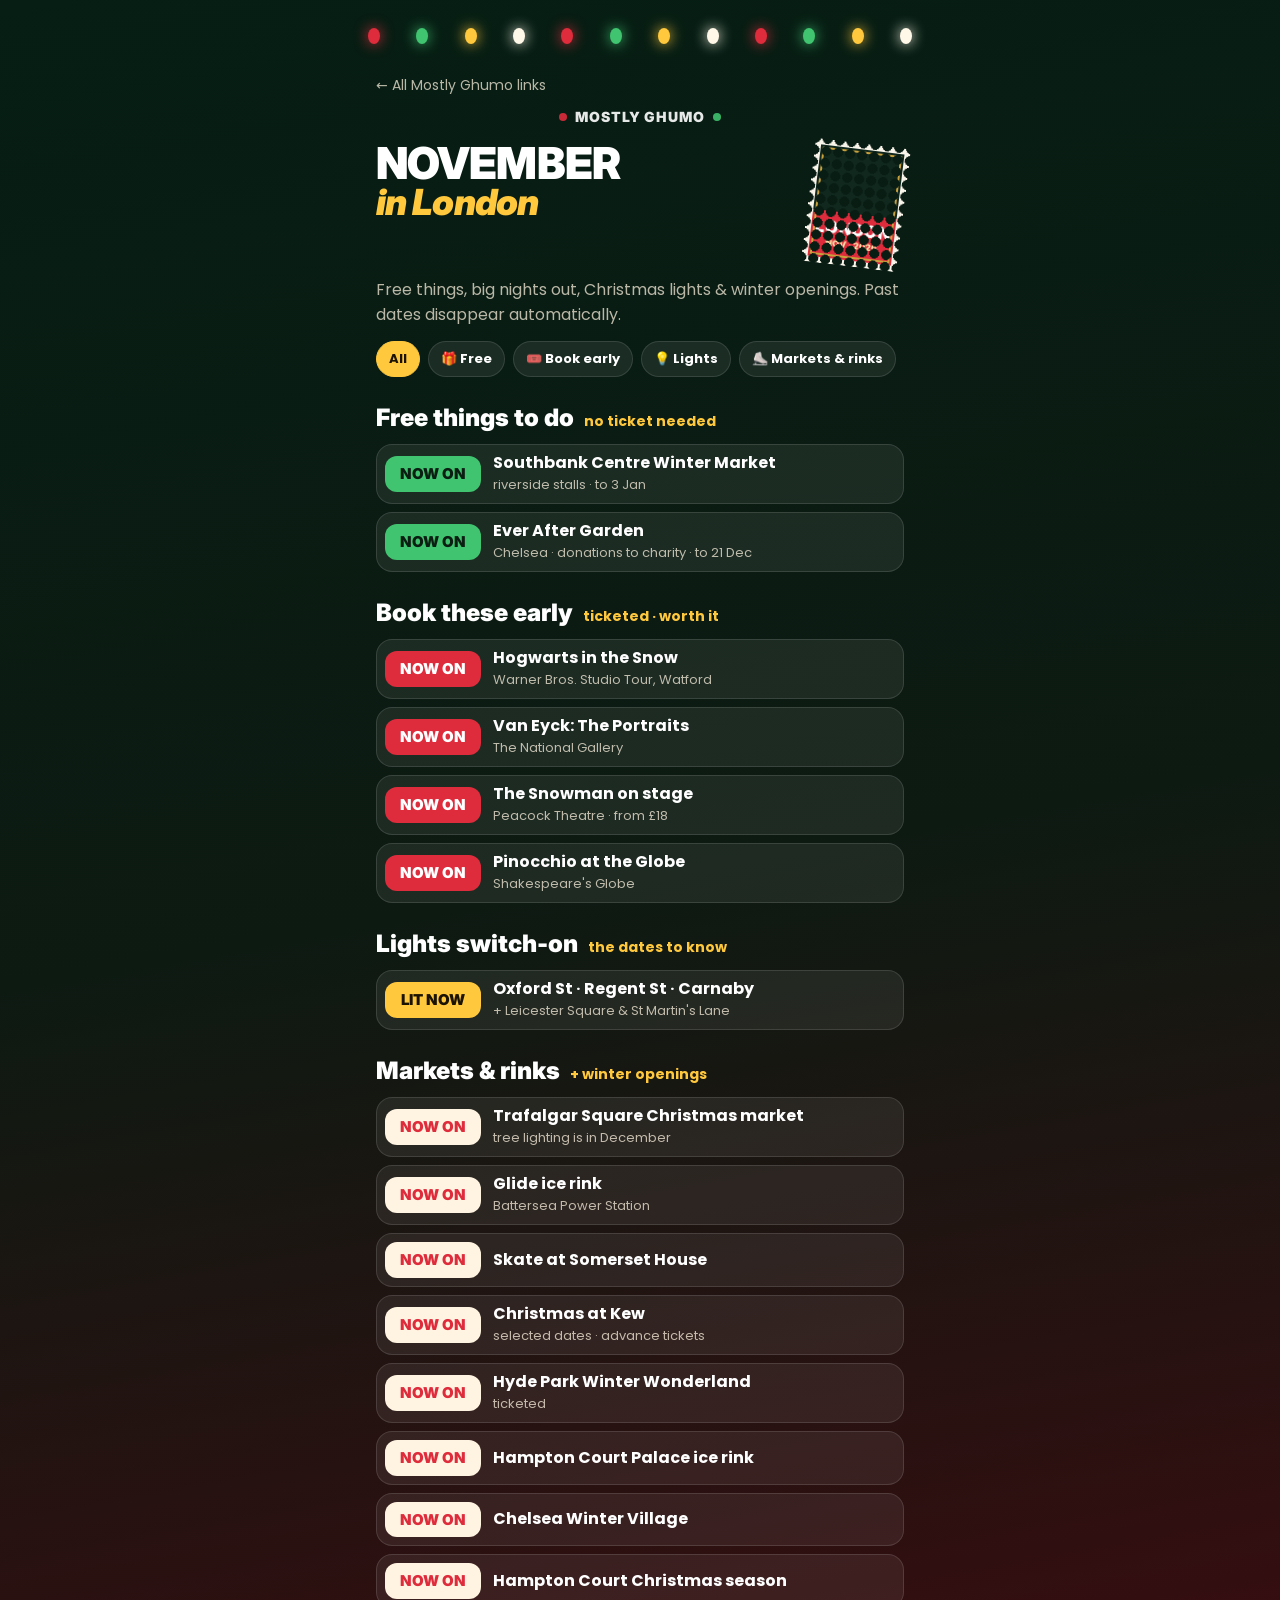
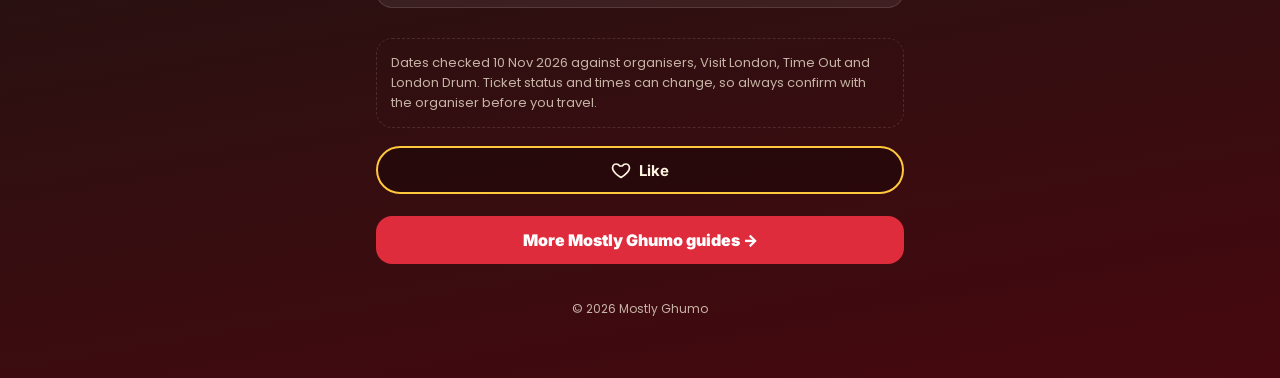
<file: london-november/index.html>
<!doctype html>
<html lang="en">
<head>
<meta charset="utf-8">
<meta name="viewport" content="width=device-width,initial-scale=1">
<title>London in November 2026 · Mostly Ghumo</title>
<meta name="description" content="Things to do in London this November: free events, Christmas lights switch-on dates, markets, ice rinks and big nights out — every date in one list.">
<meta property="og:title" content="London in November 2026 — every date">
<meta property="og:description" content="Free events, Christmas lights, markets & winter openings.">
<meta property="og:image" content="../assets/og-london-november.jpg">
<link rel="preconnect" href="https://fonts.googleapis.com"><link rel="preconnect" href="https://fonts.gstatic.com" crossorigin>
<link href="https://fonts.googleapis.com/css2?family=Inter:ital,wght@0,900;1,900&family=Poppins:wght@400;500;700&display=swap" rel="stylesheet">
<link rel="stylesheet" href="../assets/style.css">
</head>
<body>
<div class="snow" aria-hidden="true"></div>
<main class="wrap">
  <div class="lights" aria-hidden="true"><span></span><span></span><span></span><span></span><span></span><span></span><span></span><span></span><span></span><span></span><span></span><span></span></div>
  <a class="back" href="../">← All Mostly Ghumo links</a>
  <div class="brand">MOSTLY GHUMO</div>
  <div class="ghead">
    <h1>NOVEMBER<em>in London</em></h1>
    <div class="stamp" aria-hidden="true"><div><b>LONDON</b><small>NOV · 2026</small></div></div>
  </div>
  <p class="muted">Free things, big nights out, Christmas lights &amp; winter openings. Past dates disappear automatically.</p>

  <div class="chips" role="group" aria-label="Filter">
    <button class="chip" data-f="all" aria-pressed="true">All</button>
    <button class="chip" data-f="free" aria-pressed="false">🎁 Free</button>
    <button class="chip" data-f="major" aria-pressed="false">🎟️ Book early</button>
    <button class="chip" data-f="lights-s" aria-pressed="false">💡 Lights</button>
    <button class="chip" data-f="markets" aria-pressed="false">⛸️ Markets &amp; rinks</button>
  </div>

  <div id="sections"></div>

  <div class="note">Dates checked 10 Nov 2026 against organisers, Visit London, Time Out and London Drum. Ticket status and times can change, so always confirm with the organiser before you travel.</div>
  <a class="cta" href="../">More Mostly Ghumo guides →</a>
  <footer>© 2026 Mostly Ghumo</footer>
</main>
<script>
/* ===== EVENT DATA =====
   start / end are YYYY-MM-DD. end is optional (defaults to start).
   Rows hide automatically once their end date has passed. */
const SECTIONS = [
  { id: "free", title: "Free things to do", sub: "no ticket needed", rows: [
    { start: "2026-11-10", name: "Annakut at Neasden Temple", note: "Grand Haveli Annakut · 10am–9pm · NW10" },
    { start: "2026-11-11", name: "Marylebone Village lights", note: "event 3–8pm · switch-on 6pm" },
    { start: "2026-11-12", name: "Bond Street & Covent Garden lights", note: "switch-on evening" },
    { start: "2026-11-14", name: "Lord Mayor's Show", note: "City of London · 11am–2:30pm · timings & quiet spot →", url: "../lord-mayors-show/" },
    { start: "2026-11-14", name: "Royal gun salutes", note: "King's birthday · Green Park & Tower of London" },
    { start: "2026-11-18", name: "Greenwich lantern parade & lights", note: "Greenwich Market · from 5pm" },
    { start: "2026-11-26", end: "2026-11-28", name: "Mayfair Christmas Market", note: "free entry · 11am–9pm" },
    { start: "2026-11-02", end: "2027-01-03", name: "Southbank Centre Winter Market", note: "riverside stalls · to 3 Jan" },
    { start: "2026-11-05", end: "2026-12-21", name: "Ever After Garden", note: "Chelsea · donations to charity · to 21 Dec" },
  ]},
  { id: "major", title: "Book these early", sub: "ticketed · worth it", rows: [
    { start: "2026-11-13", end: "2026-11-22", name: "EFG London Jazz Festival", note: "venues across London · 10 days" },
    { start: "2026-11-14", end: "2027-01-17", name: "Hogwarts in the Snow", note: "Warner Bros. Studio Tour, Watford" },
    { start: "2026-11-21", end: "2027-04-11", name: "Van Eyck: The Portraits", note: "The National Gallery" },
    { start: "2026-11-21", end: "2027-01-03", name: "The Snowman on stage", note: "Peacock Theatre · from £18" },
    { start: "2026-11-22", name: "Carmina Burana", note: "Royal Albert Hall · from £24" },
    { start: "2026-11-28", end: "2027-01-03", name: "Pinocchio at the Globe", note: "Shakespeare's Globe" },
  ]},
  { id: "lights-s", title: "Lights switch-on", sub: "the dates to know", rows: [
    { start: "2026-11-01", end: "2027-01-06", name: "Oxford St · Regent St · Carnaby", note: "+ Leicester Square & St Martin's Lane", label: "LIT NOW" },
    { start: "2026-11-10", name: "Knightsbridge" },
    { start: "2026-11-11", name: "Marylebone · Old Spitalfields Market" },
    { start: "2026-11-12", name: "Covent Garden · Bond Street", note: "+ King's Road, Fitzrovia, Fulham Pier" },
    { start: "2026-11-18", name: "Fleet Street · Greenwich Market" },
    { start: "2026-11-19", name: "Leadenhall Market · St Katharine Docks" },
  ]},
  { id: "markets", title: "Markets & rinks", sub: "+ winter openings", rows: [
    { start: "2026-11-06", end: "2027-01-03", name: "Trafalgar Square Christmas market", note: "tree lighting is in December" },
    { start: "2026-11-06", end: "2027-01-03", name: "Glide ice rink", note: "Battersea Power Station" },
    { start: "2026-11-10", name: "Winter by the River opens", note: "London Bridge City" },
    { start: "2026-11-11", end: "2027-01-10", name: "Skate at Somerset House" },
    { start: "2026-11-13", end: "2027-01-03", name: "Christmas at Kew", note: "selected dates · advance tickets" },
    { start: "2026-11-19", end: "2027-01-03", name: "Hyde Park Winter Wonderland", note: "ticketed" },
    { start: "2026-11-20", end: "2027-01-03", name: "Hampton Court Palace ice rink" },
    { start: "2026-11-25", end: "2026-12-28", name: "Chelsea Winter Village" },
    { start: "2026-11-28", end: "2027-01-03", name: "Hampton Court Christmas season" },
  ]},
];

const MON = ["JAN","FEB","MAR","APR","MAY","JUN","JUL","AUG","SEP","OCT","NOV","DEC"];
const d = s => { const [y, m, dd] = s.split("-").map(Number); return new Date(y, m - 1, dd); };
const today = new Date(); today.setHours(0, 0, 0, 0);
function pill(r) {
  const s = d(r.start), e = d(r.end || r.start);
  if (s < today) return r.label || "NOW ON";
  if (e.getTime() !== s.getTime() && e.getMonth() === s.getMonth()) return `${s.getDate()}–${e.getDate()} ${MON[s.getMonth()]}`;
  if (e.getTime() !== s.getTime()) return `FROM ${s.getDate()} ${MON[s.getMonth()]}`;
  return `${s.getDate()} ${MON[s.getMonth()]}`;
}
const host = document.getElementById("sections");
SECTIONS.forEach(sec => {
  const live = sec.rows.filter(r => d(r.end || r.start) >= today)
    .sort((a, b) => Math.max(d(a.start), today) - Math.max(d(b.start), today));
  const el = document.createElement("section");
  el.className = sec.id; el.dataset.id = sec.id;
  el.innerHTML = `<h2></h2><div class="rows"></div>`;
  el.querySelector("h2").innerHTML = `${sec.title} <span>${sec.sub}</span>`;
  const rows = el.querySelector(".rows");
  if (!live.length) rows.innerHTML = `<p class="empty">All done for this month — see the next guide.</p>`;
  live.forEach(r => {
    const row = document.createElement("div");
    row.className = "row";
    const body = document.createElement(r.url ? "a" : "div");
    if (r.url) { body.href = r.url; body.target = "_blank"; body.rel = "noopener"; }
    body.innerHTML = "<b></b>" + (r.note ? "<small></small>" : "");
    body.querySelector("b").textContent = r.name;
    if (r.note) body.querySelector("small").textContent = r.note;
    row.innerHTML = `<div class="pill"></div>`;
    row.querySelector(".pill").textContent = pill(r);
    row.appendChild(body);
    rows.appendChild(row);
  });
  host.appendChild(el);
});
document.querySelectorAll(".chip").forEach(c => c.addEventListener("click", () => {
  document.querySelectorAll(".chip").forEach(x => x.setAttribute("aria-pressed", x === c));
  const f = c.dataset.f;
  document.querySelectorAll("#sections section").forEach(s => s.hidden = f !== "all" && s.dataset.id !== f);
}));
</script>
<script src="../assets/snow.js"></script>
<script src="../assets/guide-actions.js" defer></script>
</body>
</html>
</file>
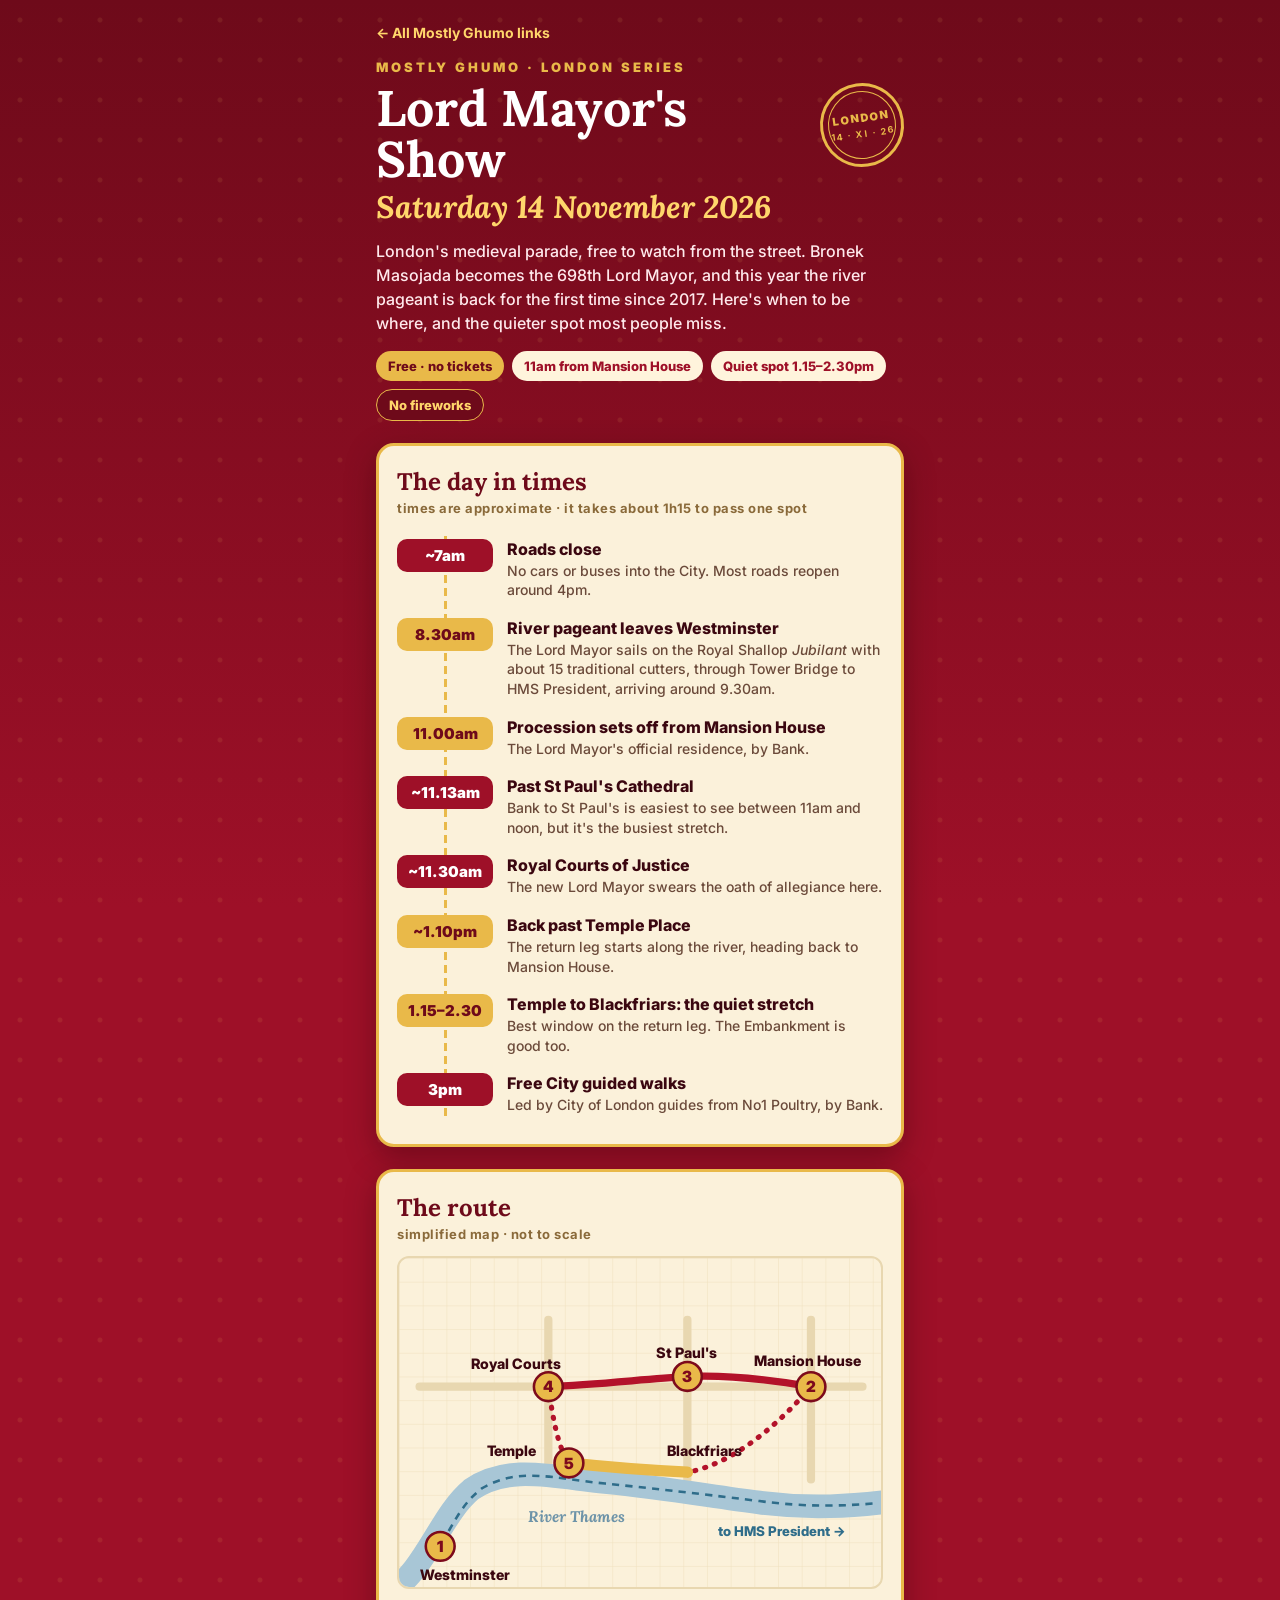
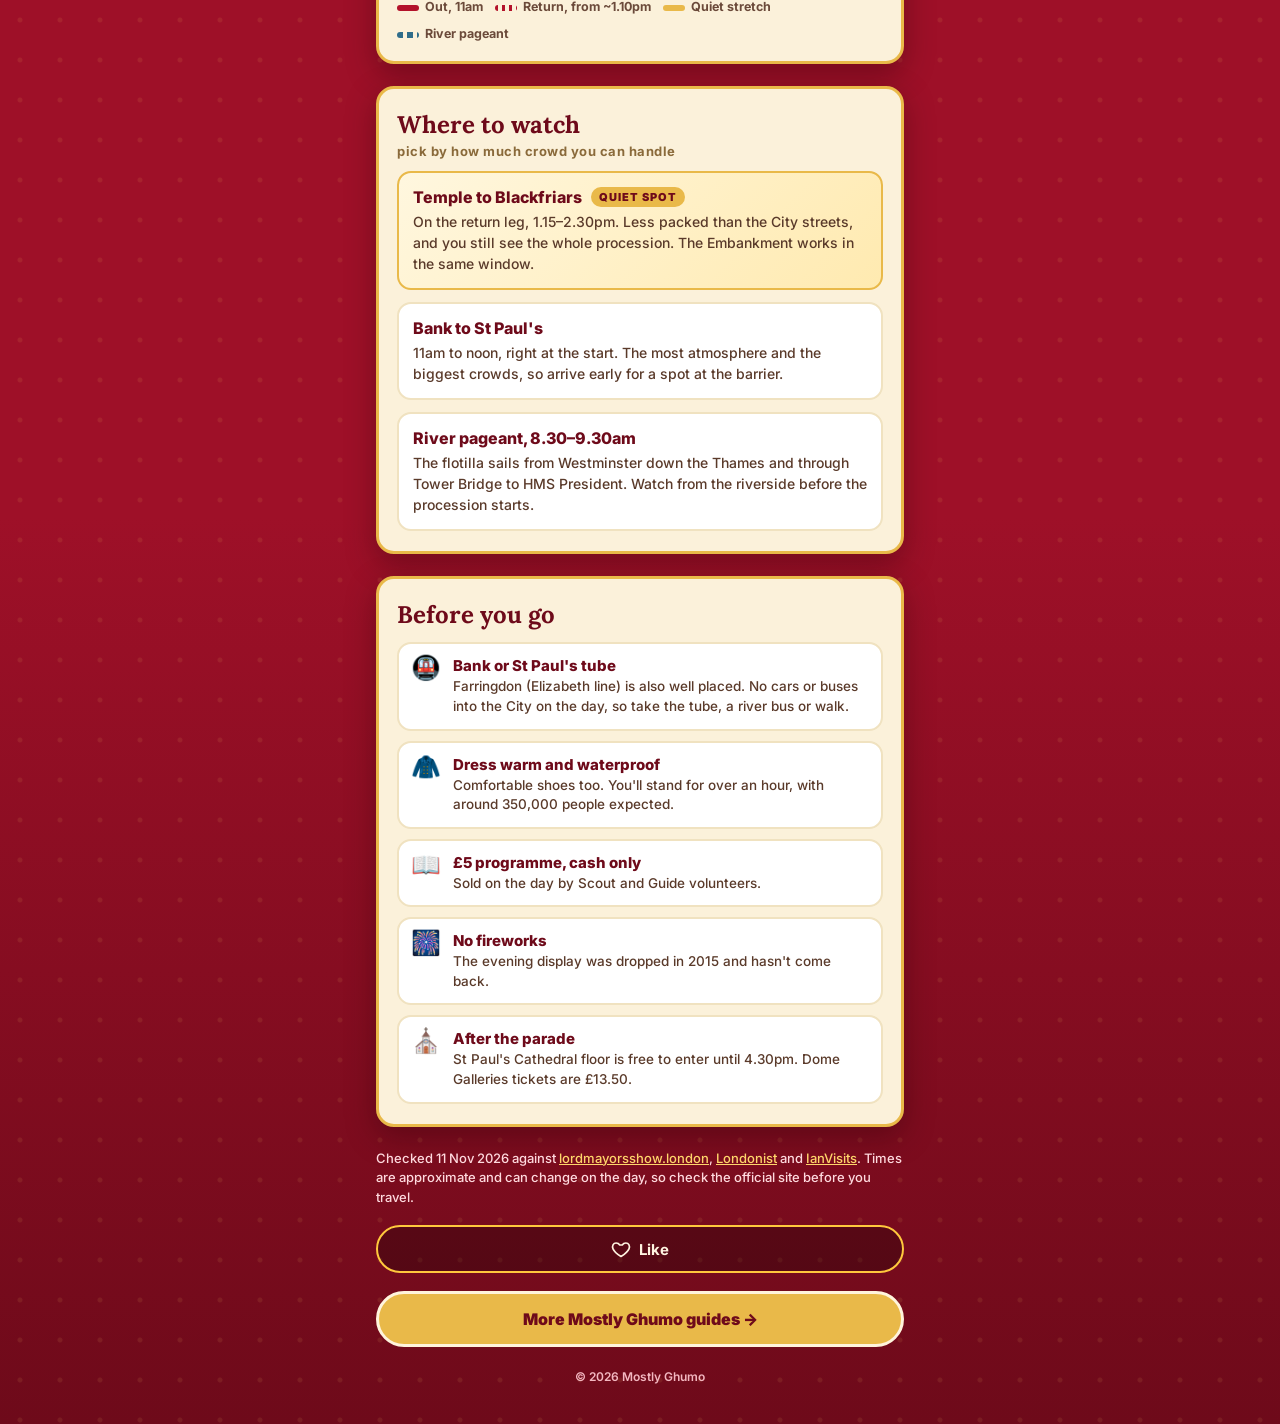
<file: lord-mayors-show/index.html>
<!doctype html>
<html lang="en">
<head>
<meta charset="utf-8">
<meta name="viewport" content="width=device-width,initial-scale=1">
<title>Lord Mayor's Show 2026 · Mostly Ghumo</title>
<meta name="description" content="Lord Mayor's Show, Saturday 14 November 2026: free parade timings, the route, the quieter viewing spot on the return leg, nearest tubes and what to know before you go.">
<meta property="og:title" content="Lord Mayor's Show 2026: timings, route & the quiet spot">
<meta property="og:description" content="Sat 14 Nov · free · 11am from Mansion House · quieter 1.15–2.30pm Temple to Blackfriars.">
<meta property="og:image" content="../assets/og-lord-mayors-show.jpg">
<link rel="preconnect" href="https://fonts.googleapis.com"><link rel="preconnect" href="https://fonts.gstatic.com" crossorigin>
<link href="https://fonts.googleapis.com/css2?family=Inter:wght@500;700;800;900&family=Lora:ital,wght@0,700;1,700&display=swap" rel="stylesheet">
<style>
:root{--crim:#9e1028;--crim-d:#6e0a1a;--crim-l:#b8152f;--gold:#e9b949;--gold-l:#ffd66b;--cream:#fff4dc;--parch:#fbf1da;--ink:#3b0710;--river:#a8c6d6;--riv-d:#2f6d8a}
*{box-sizing:border-box;margin:0;padding:0}
html{background:var(--crim-d)}
body{min-height:100vh;font-family:Inter,system-ui,sans-serif;color:var(--cream);background:radial-gradient(circle at 20px 20px,rgba(255,214,107,.09) 2px,transparent 3px) 0 0/40px 40px,linear-gradient(180deg,var(--crim-d) 0%,var(--crim) 30%,var(--crim) 70%,var(--crim-d) 100%)}
.wrap{max-width:560px;margin:0 auto;padding:22px 16px 40px}
a{color:inherit}
.back{display:inline-block;font:700 14px Inter;color:var(--gold-l);text-decoration:none;margin-bottom:18px}
.brand{font:900 13px Inter;letter-spacing:3px;color:var(--gold)}
.ghead{display:flex;align-items:flex-start;justify-content:space-between;gap:12px;margin-top:8px}
h1{font:700 clamp(36px,10vw,50px)/1.02 Lora,serif;color:#fff}
h1 em{display:block;font-style:italic;color:var(--gold-l);font-size:.62em;margin-top:6px}
.stamp{flex:none;width:84px;height:84px;border-radius:50%;border:3px solid var(--gold);outline:1.5px solid var(--gold);outline-offset:-9px;display:flex;align-items:center;justify-content:center;text-align:center;color:var(--gold);font:900 11px Inter;letter-spacing:1.5px;transform:rotate(-8deg)}
.stamp small{display:block;font:700 9px Inter;margin-top:3px}
.lede{margin-top:16px;font:500 16px/1.5 Inter;color:#ffe9ec}
.facts{display:flex;flex-wrap:wrap;gap:8px;margin-top:16px}
.facts span{font:800 13px Inter;padding:7px 12px;border-radius:30px;background:var(--cream);color:var(--crim)}
.facts span.g{background:var(--gold);color:var(--crim-d)}
.facts span.k{background:var(--crim-d);color:var(--gold-l);border:1.5px solid var(--gold)}
.card{margin-top:22px;background:var(--parch);color:var(--ink);border-radius:18px;padding:20px 18px;border:3px solid var(--gold);box-shadow:0 10px 30px rgba(40,0,8,.35)}
.card h2{font:700 24px Lora,serif;color:var(--crim-d)}
.card h2 span{display:block;font:700 13px Inter;color:#8a6a3a;letter-spacing:.5px;margin-top:3px}
.tl{list-style:none;margin-top:14px;position:relative}
.tl:before{content:"";position:absolute;left:47px;top:6px;bottom:6px;width:3px;background:repeating-linear-gradient(180deg,var(--gold) 0 8px,transparent 8px 13px)}
.tl li{display:flex;gap:14px;align-items:flex-start;padding:9px 0;position:relative}
.tl .t{flex:none;width:96px;font:900 15px Inter;color:#fff;background:var(--crim);border-radius:10px;padding:7px 6px;text-align:center;position:relative;z-index:1}
.tl li.key .t{background:var(--gold);color:var(--crim-d)}
.tl b{display:block;font:800 16px/1.25 Inter;color:var(--ink)}
.tl small{display:block;font:500 14px/1.4 Inter;color:#6b4a3a;margin-top:2px}
.map{margin-top:14px;border-radius:12px;overflow:hidden;border:2px solid #e8d7b0;background:#fbf1da}
.map svg{display:block;width:100%;height:auto}
.legend{display:flex;flex-wrap:wrap;gap:12px;margin-top:10px;font:700 12.5px Inter;color:#6b4a3a}
.legend i{display:inline-block;width:22px;height:6px;border-radius:3px;vertical-align:middle;margin-right:6px}
.spot{margin-top:12px;padding:14px;border-radius:14px;background:#fff;border:2px solid #f0e2c0}
.spot.q{background:linear-gradient(135deg,#fff7df,#ffeab0);border-color:var(--gold)}
.spot h3{font:800 16px Inter;color:var(--crim-d)}
.spot h3 em{font-style:normal;font:900 11px Inter;letter-spacing:1px;background:var(--gold);color:var(--crim-d);padding:3px 8px;border-radius:20px;margin-left:6px;vertical-align:2px}
.spot p{font:500 14px/1.5 Inter;color:#5a3a2a;margin-top:4px}
.tips{list-style:none;margin-top:12px;display:grid;gap:10px}
.tips li{display:flex;gap:12px;align-items:flex-start;background:#fff;border:2px solid #f0e2c0;border-radius:14px;padding:12px}
.tips .e{font-size:24px;line-height:1}
.tips b{display:block;font:800 15px Inter;color:var(--crim-d)}
.tips small{display:block;font:500 13.5px/1.45 Inter;color:#5a3a2a;margin-top:2px}
.note{margin-top:22px;font:500 13px/1.5 Inter;color:#ffd9de}
.note a{color:var(--gold-l)}
.cta{display:block;margin-top:18px;text-align:center;background:var(--gold);color:var(--crim-d);font:900 16px Inter;text-decoration:none;padding:15px;border-radius:40px;border:3px solid var(--cream)}
footer{margin-top:22px;text-align:center;font:600 12px Inter;color:#f3b7c0}
</style>
</head>
<body>
<main class="wrap">
  <a class="back" href="../">← All Mostly Ghumo links</a>
  <div class="brand">MOSTLY GHUMO · LONDON SERIES</div>
  <div class="ghead">
    <h1>Lord Mayor's Show<em>Saturday 14 November 2026</em></h1>
    <div class="stamp" aria-hidden="true"><div>LONDON<small>14 · XI · 26</small></div></div>
  </div>
  <p class="lede">London's medieval parade, free to watch from the street. Bronek Masojada becomes the 698th Lord Mayor, and this year the river pageant is back for the first time since 2017. Here's when to be where, and the quieter spot most people miss.</p>
  <div class="facts">
    <span class="g">Free · no tickets</span><span>11am from Mansion House</span><span>Quiet spot 1.15–2.30pm</span><span class="k">No fireworks</span>
  </div>

  <section class="card">
    <h2>The day in times<span>times are approximate · it takes about 1h15 to pass one spot</span></h2>
    <ol class="tl">
      <li><div class="t">~7am</div><div><b>Roads close</b><small>No cars or buses into the City. Most roads reopen around 4pm.</small></div></li>
      <li class="key"><div class="t">8.30am</div><div><b>River pageant leaves Westminster</b><small>The Lord Mayor sails on the Royal Shallop <i>Jubilant</i> with about 15 traditional cutters, through Tower Bridge to HMS President, arriving around 9.30am.</small></div></li>
      <li class="key"><div class="t">11.00am</div><div><b>Procession sets off from Mansion House</b><small>The Lord Mayor's official residence, by Bank.</small></div></li>
      <li><div class="t">~11.13am</div><div><b>Past St Paul's Cathedral</b><small>Bank to St Paul's is easiest to see between 11am and noon, but it's the busiest stretch.</small></div></li>
      <li><div class="t">~11.30am</div><div><b>Royal Courts of Justice</b><small>The new Lord Mayor swears the oath of allegiance here.</small></div></li>
      <li class="key"><div class="t">~1.10pm</div><div><b>Back past Temple Place</b><small>The return leg starts along the river, heading back to Mansion House.</small></div></li>
      <li class="key"><div class="t">1.15–2.30</div><div><b>Temple to Blackfriars: the quiet stretch</b><small>Best window on the return leg. The Embankment is good too.</small></div></li>
      <li><div class="t">3pm</div><div><b>Free City guided walks</b><small>Led by City of London guides from No1 Poultry, by Bank.</small></div></li>
    </ol>
  </section>

  <section class="card">
    <h2>The route<span>simplified map · not to scale</span></h2>
    <div class="map">
      <svg viewBox="0 0 936 640" role="img" aria-label="Simplified route map: out from Mansion House past St Paul's to the Royal Courts of Justice, back along the river via Temple and Blackfriars.">
        <defs><pattern id="g" width="46" height="46" patternUnits="userSpaceOnUse"><path d="M46 0H0V46" fill="none" stroke="#efe0bd" stroke-width="2"/></pattern></defs>
        <rect width="936" height="640" fill="url(#g)"/>
        <g stroke="#e8d7b0" stroke-width="16" fill="none" stroke-linecap="round"><path d="M40,250 H900"/><path d="M560,120 V430"/><path d="M800,120 V430"/><path d="M290,120 V420"/></g>
        <path d="M-20,650 C50,610 80,500 140,450 C210,400 300,425 400,435 C520,447 600,462 700,475 C800,488 880,482 960,472" fill="none" stroke="#a8c6d6" stroke-width="46" stroke-linecap="round"/>
        <path d="M70,575 C110,510 120,480 160,448 C230,405 300,428 400,438 C480,446 560,455 700,472 C790,484 860,482 930,476" fill="none" stroke="#2f6d8a" stroke-width="5" stroke-dasharray="14 12"/>
        <path d="M800,250 C720,236 640,226 560,230 C470,236 380,246 290,250" fill="none" stroke="#b3122a" stroke-width="14" stroke-linecap="round"/>
        <path d="M290,250 C300,320 310,370 330,398 C420,408 500,413 560,416 C650,400 740,320 800,250" fill="none" stroke="#b3122a" stroke-width="10" stroke-linecap="round" stroke-dasharray="2 18"/>
        <path d="M330,398 C420,408 500,413 560,416" fill="none" stroke="#e9b949" stroke-width="22" stroke-linecap="round"/>
        <g font-family="Inter" font-weight="800" font-size="28" fill="#3b0710">
          <text x="40" y="625">Westminster</text><text x="690" y="210">Mansion House</text><text x="500" y="195">St Paul's</text><text x="140" y="215">Royal Courts</text><text x="170" y="385">Temple</text><text x="520" y="385">Blackfriars</text>
          <text x="250" y="512" font-family="Lora" font-style="italic" font-size="30" fill="#6d93a8">River Thames</text>
          <text x="620" y="540" font-size="26" fill="#2f6d8a">to HMS President →</text>
        </g>
        <g font-family="Inter" font-weight="900" font-size="30" fill="#7d0a1c" text-anchor="middle">
          <circle cx="800" cy="250" r="28" fill="#e9b949" stroke="#7d0a1c" stroke-width="5"/><text x="800" y="261">2</text>
          <circle cx="560" cy="230" r="28" fill="#e9b949" stroke="#7d0a1c" stroke-width="5"/><text x="560" y="241">3</text>
          <circle cx="290" cy="250" r="28" fill="#e9b949" stroke="#7d0a1c" stroke-width="5"/><text x="290" y="261">4</text>
          <circle cx="330" cy="398" r="28" fill="#e9b949" stroke="#7d0a1c" stroke-width="5"/><text x="330" y="409">5</text>
          <circle cx="80" cy="560" r="28" fill="#e9b949" stroke="#7d0a1c" stroke-width="5"/><text x="80" y="571">1</text>
        </g>
      </svg>
    </div>
    <div class="legend"><span><i style="background:#b3122a"></i>Out, 11am</span><span><i style="background:repeating-linear-gradient(90deg,#b3122a 0 3px,transparent 3px 7px)"></i>Return, from ~1.10pm</span><span><i style="background:#e9b949"></i>Quiet stretch</span><span><i style="background:repeating-linear-gradient(90deg,#2f6d8a 0 6px,transparent 6px 10px)"></i>River pageant</span></div>
  </section>

  <section class="card">
    <h2>Where to watch<span>pick by how much crowd you can handle</span></h2>
    <div class="spot q"><h3>Temple to Blackfriars <em>QUIET SPOT</em></h3><p>On the return leg, 1.15–2.30pm. Less packed than the City streets, and you still see the whole procession. The Embankment works in the same window.</p></div>
    <div class="spot"><h3>Bank to St Paul's</h3><p>11am to noon, right at the start. The most atmosphere and the biggest crowds, so arrive early for a spot at the barrier.</p></div>
    <div class="spot"><h3>River pageant, 8.30–9.30am</h3><p>The flotilla sails from Westminster down the Thames and through Tower Bridge to HMS President. Watch from the riverside before the procession starts.</p></div>
  </section>

  <section class="card">
    <h2>Before you go</h2>
    <ul class="tips">
      <li><span class="e">🚇</span><div><b>Bank or St Paul's tube</b><small>Farringdon (Elizabeth line) is also well placed. No cars or buses into the City on the day, so take the tube, a river bus or walk.</small></div></li>
      <li><span class="e">🧥</span><div><b>Dress warm and waterproof</b><small>Comfortable shoes too. You'll stand for over an hour, with around 350,000 people expected.</small></div></li>
      <li><span class="e">📖</span><div><b>£5 programme, cash only</b><small>Sold on the day by Scout and Guide volunteers.</small></div></li>
      <li><span class="e">🎆</span><div><b>No fireworks</b><small>The evening display was dropped in 2015 and hasn't come back.</small></div></li>
      <li><span class="e">⛪</span><div><b>After the parade</b><small>St Paul's Cathedral floor is free to enter until 4.30pm. Dome Galleries tickets are £13.50.</small></div></li>
    </ul>
  </section>

  <p class="note">Checked 11 Nov 2026 against <a href="https://lordmayorsshow.london" target="_blank" rel="noopener">lordmayorsshow.london</a>, <a href="https://londonist.com/london/things-to-do/a-guide-to-the-lord-mayor-s-show" target="_blank" rel="noopener">Londonist</a> and <a href="https://www.ianvisits.co.uk/calendar/?p=436175" target="_blank" rel="noopener">IanVisits</a>. Times are approximate and can change on the day, so check the official site before you travel.</p>
  <a class="cta" href="../">More Mostly Ghumo guides →</a>
  <footer>© 2026 Mostly Ghumo</footer>
</main>
<script src="../assets/guide-actions.js" defer></script>
</body>
</html>
</file>
<file: assets/style.css>
:root{
  --red:#de2c3c;--green:#40c470;--gold:#ffc83d;--cream:#fff4e1;
  --bg1:#061e14;--bg2:#46080f;--card:rgba(255,255,255,.07);--line:rgba(255,255,255,.12);
  --text:#fff;--muted:rgba(255,244,225,.72);
}
*{box-sizing:border-box;margin:0;padding:0}
html{-webkit-text-size-adjust:100%;background:#0d1a12}
body{
  font-family:"Poppins",system-ui,-apple-system,sans-serif;color:var(--text);
  background:linear-gradient(170deg,var(--bg1) 0%,#0d1a12 45%,var(--bg2) 100%);
  min-height:100vh;overflow-x:hidden;
}
a{color:inherit}
.snow{position:fixed;inset:0;pointer-events:none;z-index:0;overflow:hidden}
.snow i{position:absolute;top:-10px;width:6px;height:6px;border-radius:50%;background:#fff;opacity:.75;animation:fall linear infinite}
@keyframes fall{to{transform:translate3d(var(--x,20px),105vh,0)}}
@media (prefers-reduced-motion:reduce){.snow{display:none}}
.wrap{position:relative;z-index:1;max-width:560px;margin:0 auto;padding:28px 16px 60px}
.lights{display:flex;justify-content:space-between;margin:0 -8px 22px;height:22px}
.lights span{width:12px;height:16px;border-radius:50%;box-shadow:0 0 14px currentColor;background:currentColor;animation:tw 1.8s ease-in-out infinite}
.lights span:nth-child(4n+1){color:var(--red)}.lights span:nth-child(4n+2){color:var(--green);animation-delay:.4s}
.lights span:nth-child(4n+3){color:var(--gold);animation-delay:.8s}.lights span:nth-child(4n){color:#fff8e8;animation-delay:1.2s}
@keyframes tw{50%{opacity:.45}}
.brand{font-family:"Inter",sans-serif;font-weight:900;letter-spacing:.06em;font-size:14px;text-align:center;opacity:.9}
.brand:before{content:"";display:inline-block;width:8px;height:8px;border-radius:50%;background:var(--red);margin-right:8px;vertical-align:1px}
.brand:after{content:"";display:inline-block;width:8px;height:8px;border-radius:50%;background:var(--green);margin-left:8px;vertical-align:1px}
h1{font-family:"Inter",sans-serif;font-weight:900;line-height:.95;letter-spacing:-.02em}
.kicker{color:var(--gold);font-weight:700}
.muted{color:var(--muted)}
.small{font-size:13px}

/* hub */
.hero{text-align:center;margin:26px 0 26px}
.avatar{width:96px;height:96px;border-radius:50%;margin:0 auto 14px;background:conic-gradient(var(--red),var(--gold),var(--green),var(--red));padding:3px}
.avatar div{width:100%;height:100%;border-radius:50%;background:#0b1a12;display:grid;place-items:center;font:900 28px "Inter",sans-serif}
.hero h1{font-size:34px}
.hero p{margin-top:8px}
.links{display:grid;gap:12px}
.link{display:flex;align-items:center;gap:14px;padding:14px;border-radius:20px;background:var(--card);border:1px solid var(--line);text-decoration:none;transition:transform .15s,background .15s}
.link:hover,.link:focus-visible{transform:translateY(-2px);background:rgba(255,255,255,.12)}
.link img{width:64px;height:80px;object-fit:cover;border-radius:12px;flex:none}
.link .ico{width:56px;height:56px;border-radius:16px;display:grid;place-items:center;font-size:28px;background:rgba(255,255,255,.08);flex:none}
.link b{display:block;font-size:17px;line-height:1.25}
.link small{display:block;color:var(--muted);font-size:13px;margin-top:2px}
.tag{font:900 11px "Inter",sans-serif;letter-spacing:.06em;background:var(--red);padding:3px 8px;border-radius:99px;margin-left:auto;flex:none}
.tag.g{background:var(--green);color:#082414}
footer{text-align:center;margin-top:36px;font-size:12px;color:var(--muted)}

/* guide page */
.back{display:inline-block;text-decoration:none;font-size:14px;color:var(--muted);margin-bottom:12px}
.ghead{display:flex;gap:16px;align-items:flex-start;justify-content:space-between;margin:18px 0 10px}
.ghead h1{font-size:44px}
.ghead h1 em{display:block;font-style:italic;color:var(--gold);font-size:36px}
.stamp{flex:none;width:96px;padding:6px;background:#faf6ec;transform:rotate(7deg);
  -webkit-mask:radial-gradient(circle 5px at 5px 5px,#0000 98%,#000) -5px -5px/12px 12px;
  mask:radial-gradient(circle 5px at 5px 5px,#0000 98%,#000) -5px -5px/12px 12px;filter:drop-shadow(0 6px 10px #0008)}
.stamp div{background:linear-gradient(#10281e 0 58%,var(--red) 58%);height:112px;display:flex;flex-direction:column;justify-content:flex-end;align-items:center;padding-bottom:10px;outline:2px solid #c8a03c;outline-offset:-4px}
.stamp b{font:900 17px "Inter",sans-serif;letter-spacing:.02em}
.stamp small{font:900 9px "Inter",sans-serif;color:#ffe6aa}
.chips{display:flex;flex-wrap:wrap;gap:8px;margin:14px 0 4px}
.chip{font:700 13px "Poppins",sans-serif;padding:7px 12px;border-radius:99px;border:1px solid var(--line);background:var(--card);color:#fff;cursor:pointer}
.chip[aria-pressed="true"]{background:var(--gold);color:#1b1200;border-color:var(--gold)}
section{margin-top:26px}
section h2{font:900 24px "Inter",sans-serif;display:flex;align-items:baseline;gap:10px}
section h2 span{font:700 14px "Poppins",sans-serif;color:var(--gold)}
.rows{display:grid;gap:8px;margin-top:12px}
.row{display:grid;grid-template-columns:96px 1fr;gap:12px;align-items:center;padding:8px;border-radius:16px;background:var(--card);border:1px solid var(--line)}
.pill{font:900 15px "Inter",sans-serif;text-align:center;padding:10px 4px;border-radius:12px;line-height:1.05}
.free .pill{background:var(--green);color:#0a1e12}
.major .pill{background:var(--red);color:#fff}
.lights-s .pill{background:var(--gold);color:#1b1200}
.markets .pill{background:var(--cream);color:var(--red)}
.row b{display:block;font-size:16px;line-height:1.25}
.row small{display:block;color:var(--muted);font-size:13px;margin-top:2px}
.row a{text-decoration:none}
.row a b:after{content:" ↗";color:var(--gold);font-size:13px}
.empty{color:var(--muted);font-size:14px;padding:6px 2px}
.note{margin-top:30px;padding:14px;border-radius:16px;border:1px dashed var(--line);font-size:13px;color:var(--muted)}
.cta{display:block;text-align:center;margin-top:22px;padding:14px;border-radius:16px;background:var(--red);font:900 16px "Inter",sans-serif;text-decoration:none}
</file>
